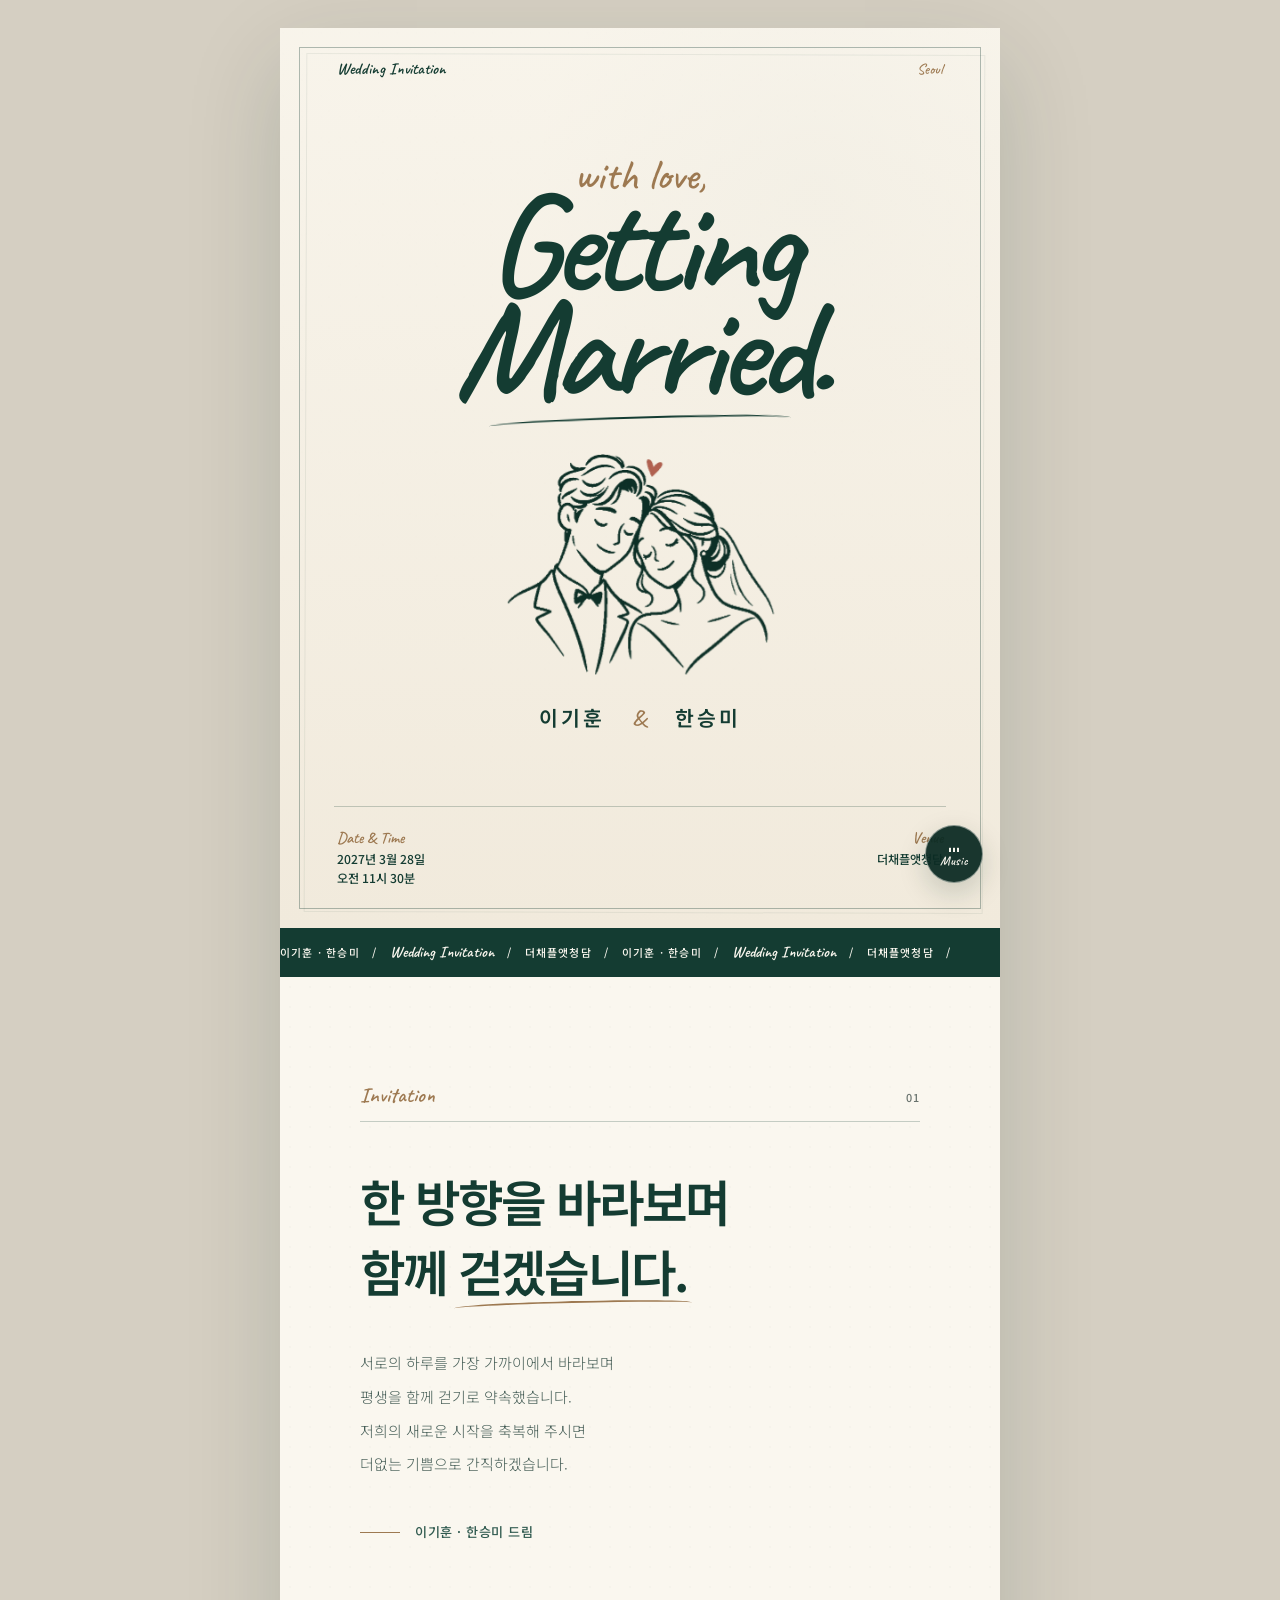
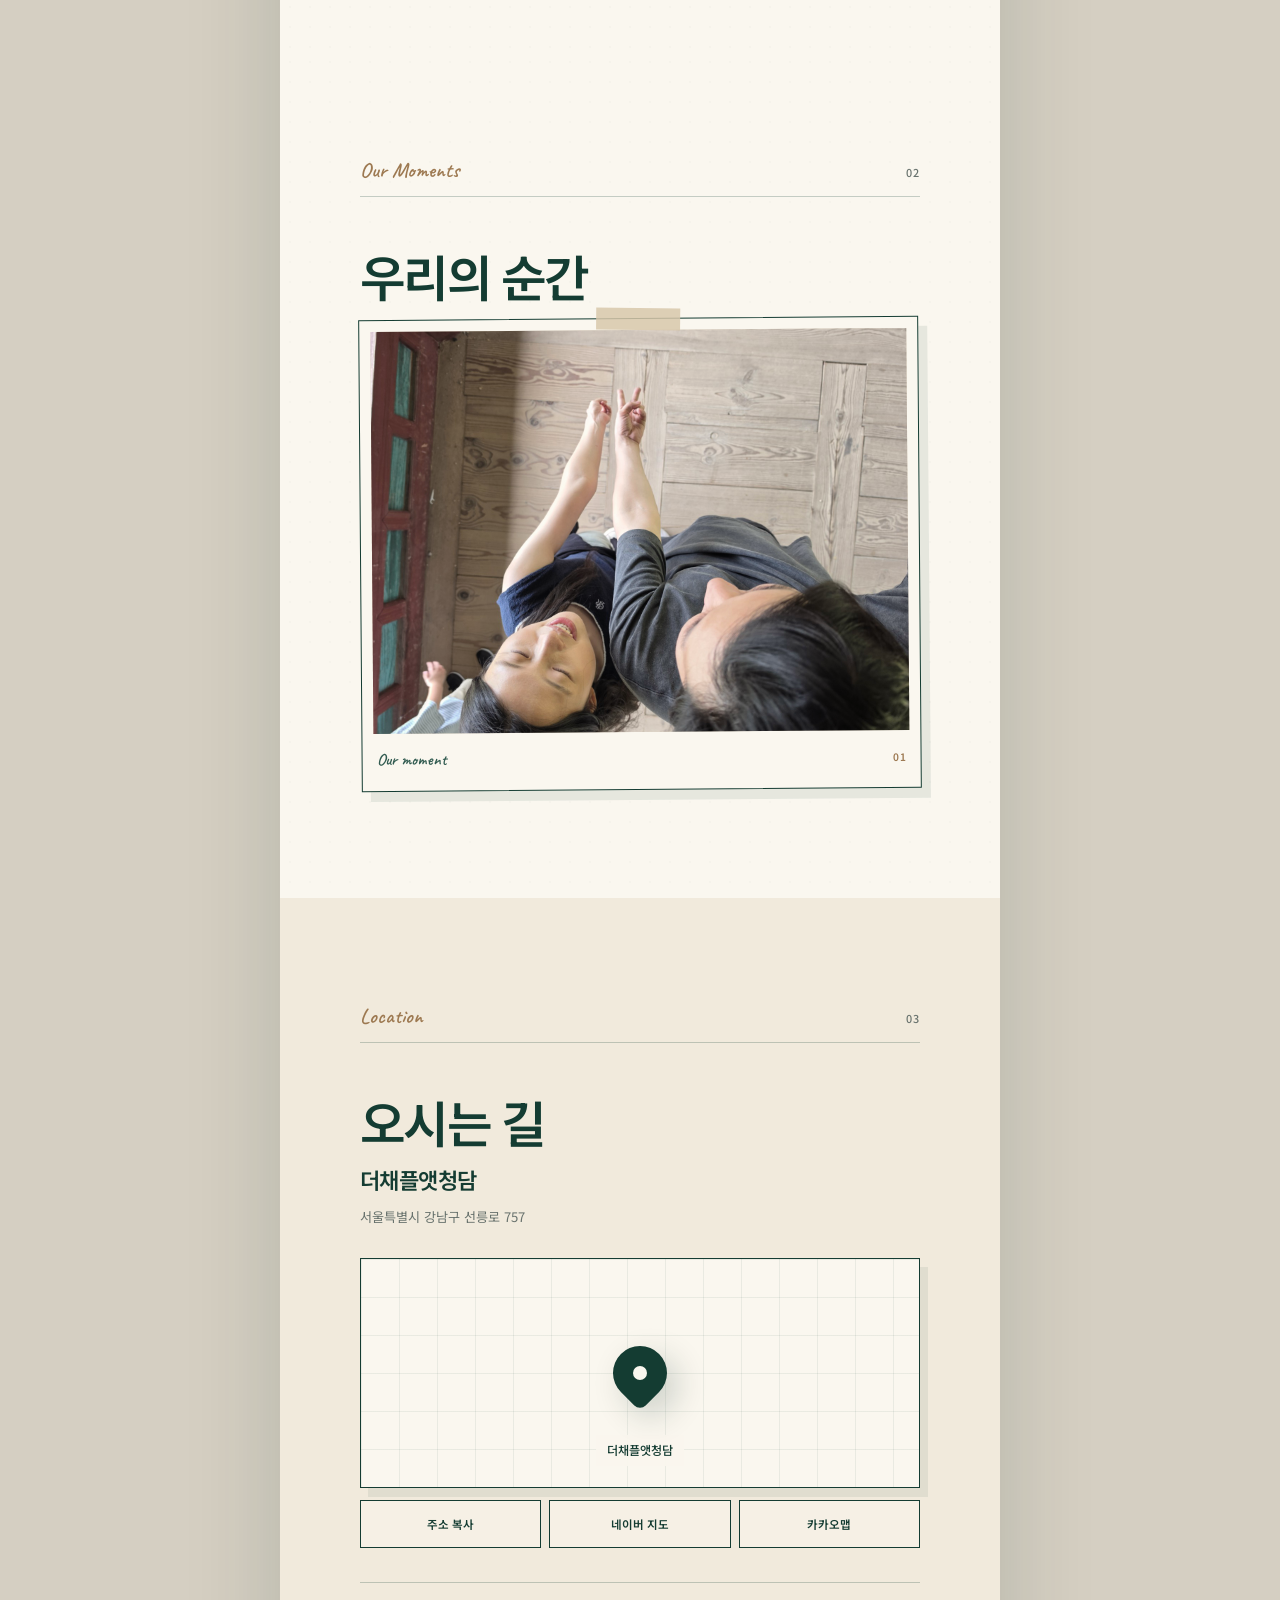
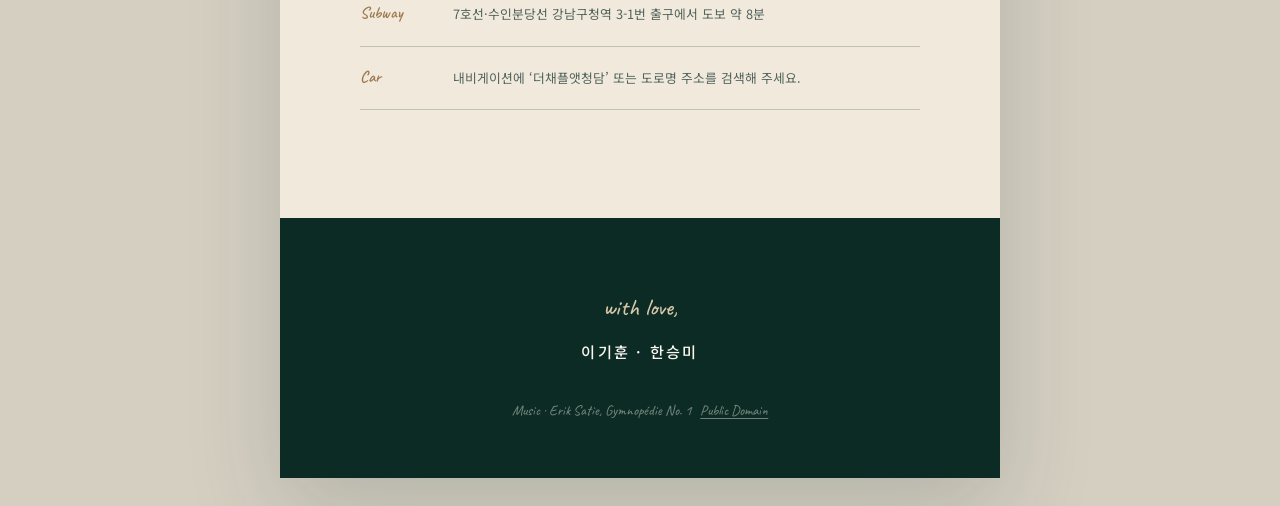
<file: index.html>
<!doctype html>
<html lang="ko">
  <head>
    <meta charset="UTF-8" />
    <meta name="viewport" content="width=device-width, initial-scale=1.0" />
    <meta name="theme-color" content="#143c32" />
    <meta
      name="description"
      content="2027년 3월 28일 오전 11시 30분, 이기훈과 한승미의 결혼식에 초대합니다."
    />
    <title>이기훈 · 한승미 결혼합니다</title>
    <script>
      document.documentElement.classList.add("js");
    </script>
    <link rel="preconnect" href="https://fonts.googleapis.com" />
    <link rel="preconnect" href="https://fonts.gstatic.com" crossorigin />
    <link
      href="https://fonts.googleapis.com/css2?family=Caveat:wght@500;600;700&amp;family=Noto+Sans+KR:wght@300;400;500;600;700&amp;display=swap"
      rel="stylesheet"
    />
    <link rel="stylesheet" href="styles.css?v=5" />
  </head>
  <body>
    <div class="intro" id="intro" aria-hidden="true">
      <div class="intro__card">
        <span class="intro__eyebrow">Wedding Invitation</span>
        <span class="intro__names">이기훈 · 한승미</span>
        <span class="intro__note">with love</span>
      </div>
    </div>

    <button
      class="music-toggle"
      id="music-toggle"
      type="button"
      aria-label="배경음악 재생"
      aria-pressed="false"
    >
      <span class="music-toggle__bars" aria-hidden="true"><i></i><i></i><i></i></span>
      <span class="music-toggle__label">Music</span>
    </button>
    <audio id="background-music" preload="none" loop>
      <source
        src="https://upload.wikimedia.org/wikipedia/commons/transcoded/9/90/Erik_Satie_-_gymnopedies_-_la_1_ere._lent_et_douloureux.ogg/Erik_Satie_-_gymnopedies_-_la_1_ere._lent_et_douloureux.ogg.mp3"
        type="audio/mpeg"
      />
    </audio>

    <main class="site">
      <header class="cover" aria-labelledby="cover-title">
        <span class="cover__outline" aria-hidden="true"></span>

        <div class="cover__top">
          <span>Wedding Invitation</span>
          <span class="cover__issue">Seoul</span>
        </div>

        <div class="cover__center">
          <p class="cover__note">with love,</p>
          <h1 class="cover__title" id="cover-title">
            <span>Getting</span>
            <span>Married.</span>
          </h1>
          <img
            class="cover__illustration"
            src="assets/wedding-couple.png"
            alt=""
            aria-hidden="true"
          />
          <p class="cover__names">이기훈 <b>&amp;</b> 한승미</p>
        </div>

        <div class="cover__bottom">
          <div class="cover__detail">
            <small>Date &amp; Time</small>
            <strong>2027년 3월 28일<br />오전 11시 30분</strong>
          </div>
          <div class="cover__detail">
            <small>Venue</small>
            <strong>더채플앳청담</strong>
          </div>
        </div>
      </header>

      <div class="ticker" aria-hidden="true">
        <div class="ticker__track">
          이기훈 · 한승미 &nbsp; / &nbsp; <em>Wedding Invitation</em> &nbsp; / &nbsp; 더채플앳청담 &nbsp; / &nbsp;
          이기훈 · 한승미 &nbsp; / &nbsp; <em>Wedding Invitation</em> &nbsp; / &nbsp; 더채플앳청담 &nbsp; / &nbsp;
        </div>
      </div>

      <section class="section section--light" id="invitation" aria-labelledby="invitation-title">
        <div class="section__inner reveal">
          <div class="section__head">
            <p class="section__eyebrow">Invitation</p>
            <span class="section__number">01</span>
          </div>
          <h2 class="section__title" id="invitation-title">
            한 방향을 바라보며<br />
            함께 <em>걷겠습니다.</em>
          </h2>
          <p class="invitation__copy">
            서로의 하루를 가장 가까이에서 바라보며<br />
            평생을 함께 걷기로 약속했습니다.<br />
            저희의 새로운 시작을 축복해 주시면<br />
            더없는 기쁨으로 간직하겠습니다.
          </p>
          <div class="invitation__signature">이기훈 · 한승미 드림</div>
        </div>
      </section>

      <section class="section section--light" aria-labelledby="gallery-title">
        <div class="section__inner reveal">
          <div class="section__head">
            <p class="section__eyebrow">Our Moments</p>
            <span class="section__number">02</span>
          </div>
          <h2 class="section__title" id="gallery-title">우리의 순간</h2>

          <div class="gallery" aria-label="사진 갤러리">
            <figure class="gallery__main">
              <div class="gallery__image">
                <img
                  src="assets/our-moment.jpg"
                  alt="함께 누워 행복하게 웃고 있는 이기훈과 한승미"
                />
              </div>
              <figcaption class="gallery__caption">
                <span>Our moment</span>
                <span>01</span>
              </figcaption>
            </figure>
          </div>
        </div>
      </section>

      <section class="section section--paper" aria-labelledby="location-title">
        <div class="section__inner reveal">
          <div class="section__head">
            <p class="section__eyebrow">Location</p>
            <span class="section__number">03</span>
          </div>
          <h2 class="section__title" id="location-title">오시는 길</h2>

          <div class="venue">
            <h3 class="venue__name">더채플앳청담</h3>
            <p class="venue__address" id="venue-address">서울특별시 강남구 선릉로 757</p>
          </div>

          <div class="map" aria-label="더채플앳청담 위치 안내">
            <div class="map__pin" aria-hidden="true"></div>
            <span class="map__label">더채플앳청담</span>
          </div>

          <div class="actions">
            <button class="action" id="copy-address" type="button">주소 복사</button>
            <a
              class="action"
              href="https://map.naver.com/p/search/%EB%8D%94%EC%B1%84%ED%94%8C%EC%95%B3%EC%B2%AD%EB%8B%B4"
              target="_blank"
              rel="noreferrer"
            >네이버 지도</a>
            <a
              class="action"
              href="https://map.kakao.com/?q=%EB%8D%94%EC%B1%84%ED%94%8C%EC%95%B3%EC%B2%AD%EB%8B%B4"
              target="_blank"
              rel="noreferrer"
            >카카오맵</a>
          </div>

          <ul class="directions">
            <li>
              <span class="directions__label">Subway</span>
              <span class="directions__text">7호선·수인분당선 강남구청역 3-1번 출구에서 도보 약 8분</span>
            </li>
            <li>
              <span class="directions__label">Car</span>
              <span class="directions__text">내비게이션에 ‘더채플앳청담’ 또는 도로명 주소를 검색해 주세요.</span>
            </li>
          </ul>
        </div>
      </section>

      <footer class="footer">
        <p class="footer__note">with love,</p>
        <p class="footer__names">이기훈 · 한승미</p>
        <p class="footer__music">
          Music · Erik Satie, Gymnopédie No. 1
          <a
            href="https://commons.wikimedia.org/wiki/File:Erik_Satie_-_gymnopedies_-_la_1_ere._lent_et_douloureux.ogg"
            target="_blank"
            rel="noreferrer"
          >Public Domain</a>
        </p>
      </footer>
    </main>

    <div class="toast" id="toast" role="status" aria-live="polite"></div>
    <script src="script.js?v=5"></script>
  </body>
</html>
</file>
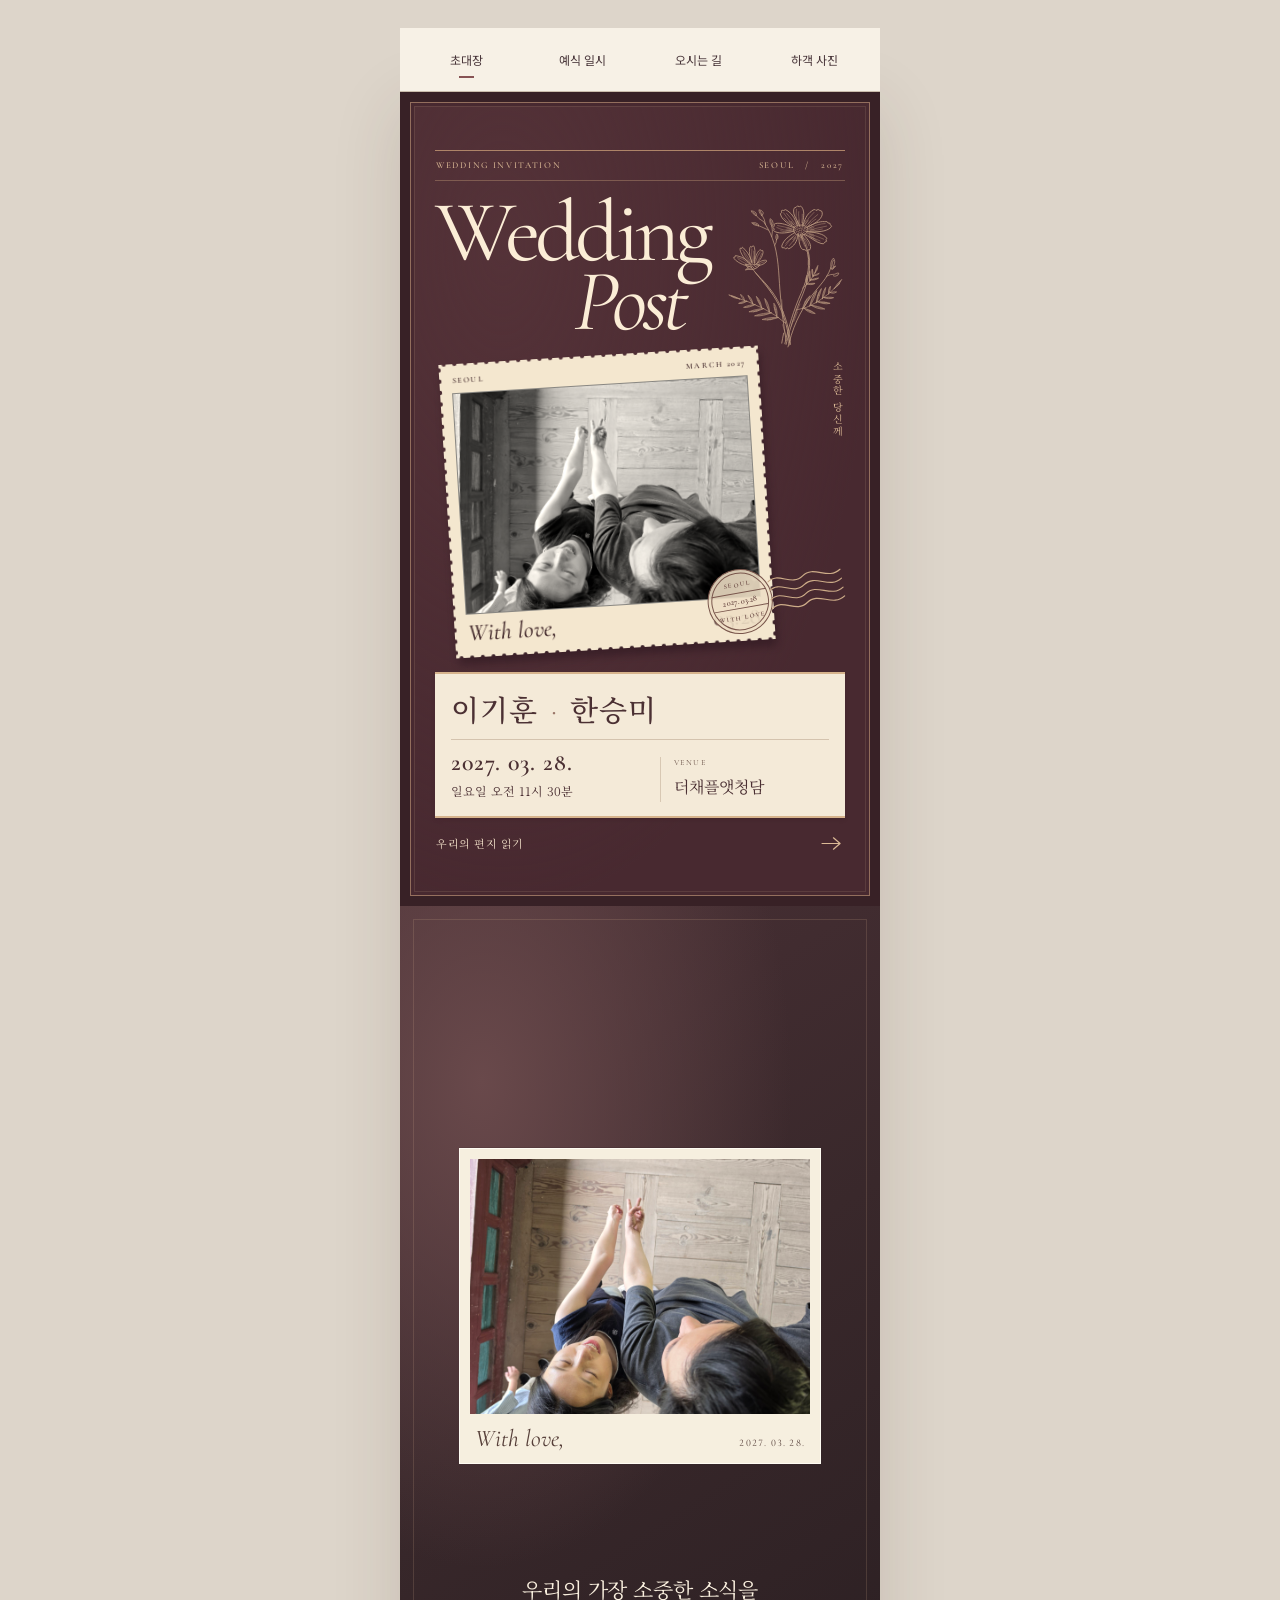
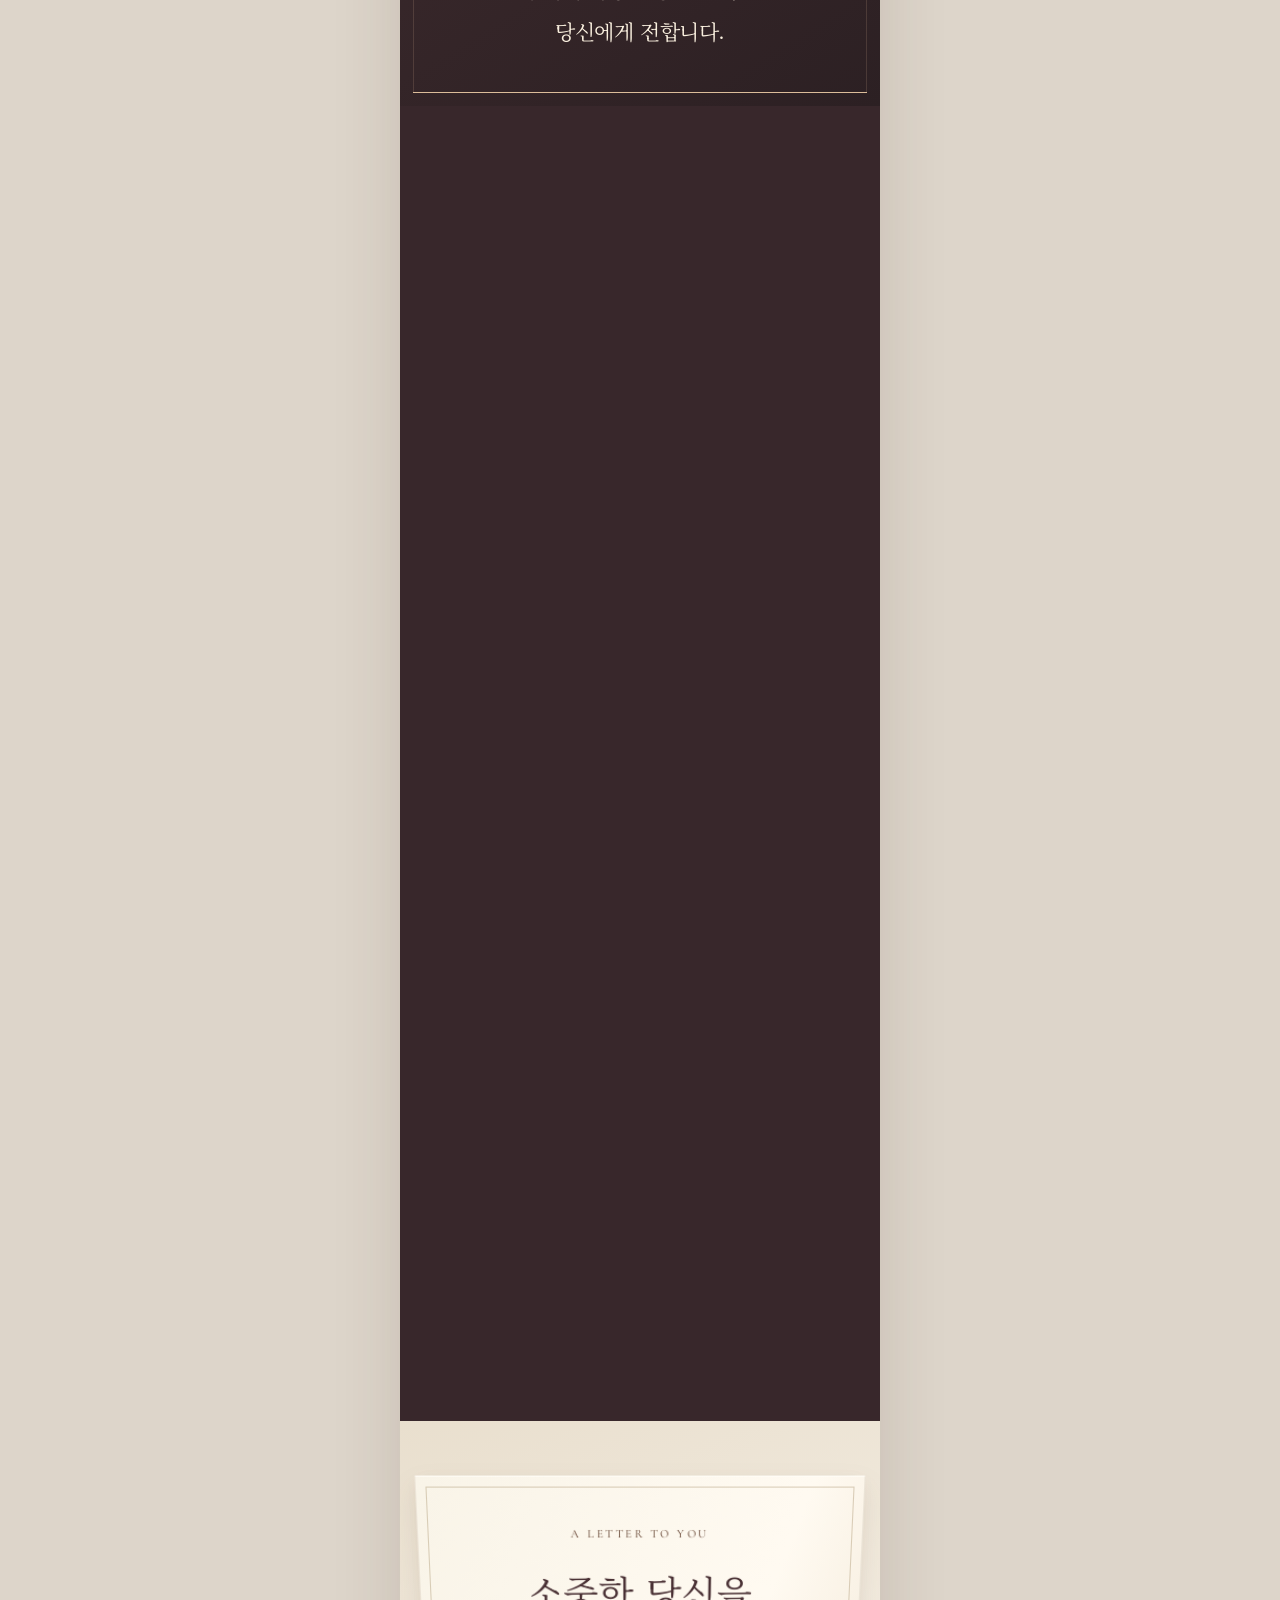
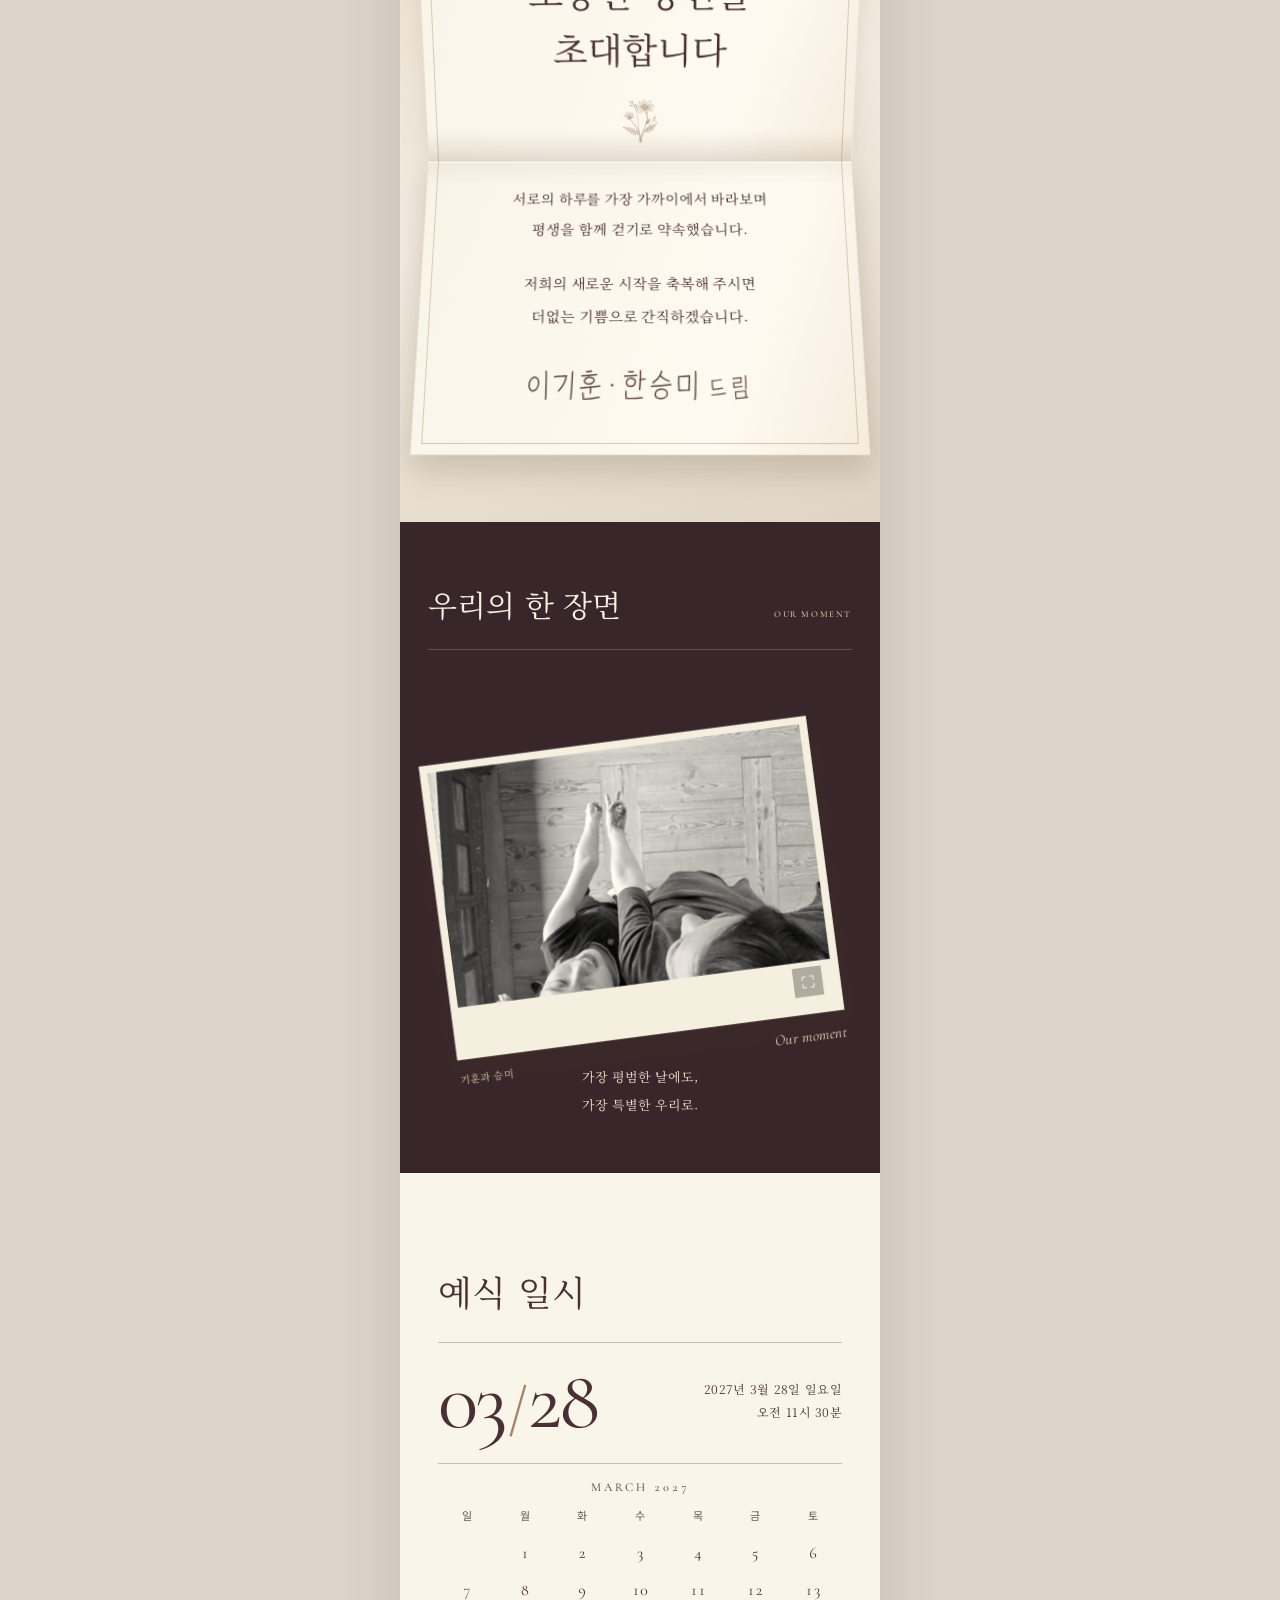
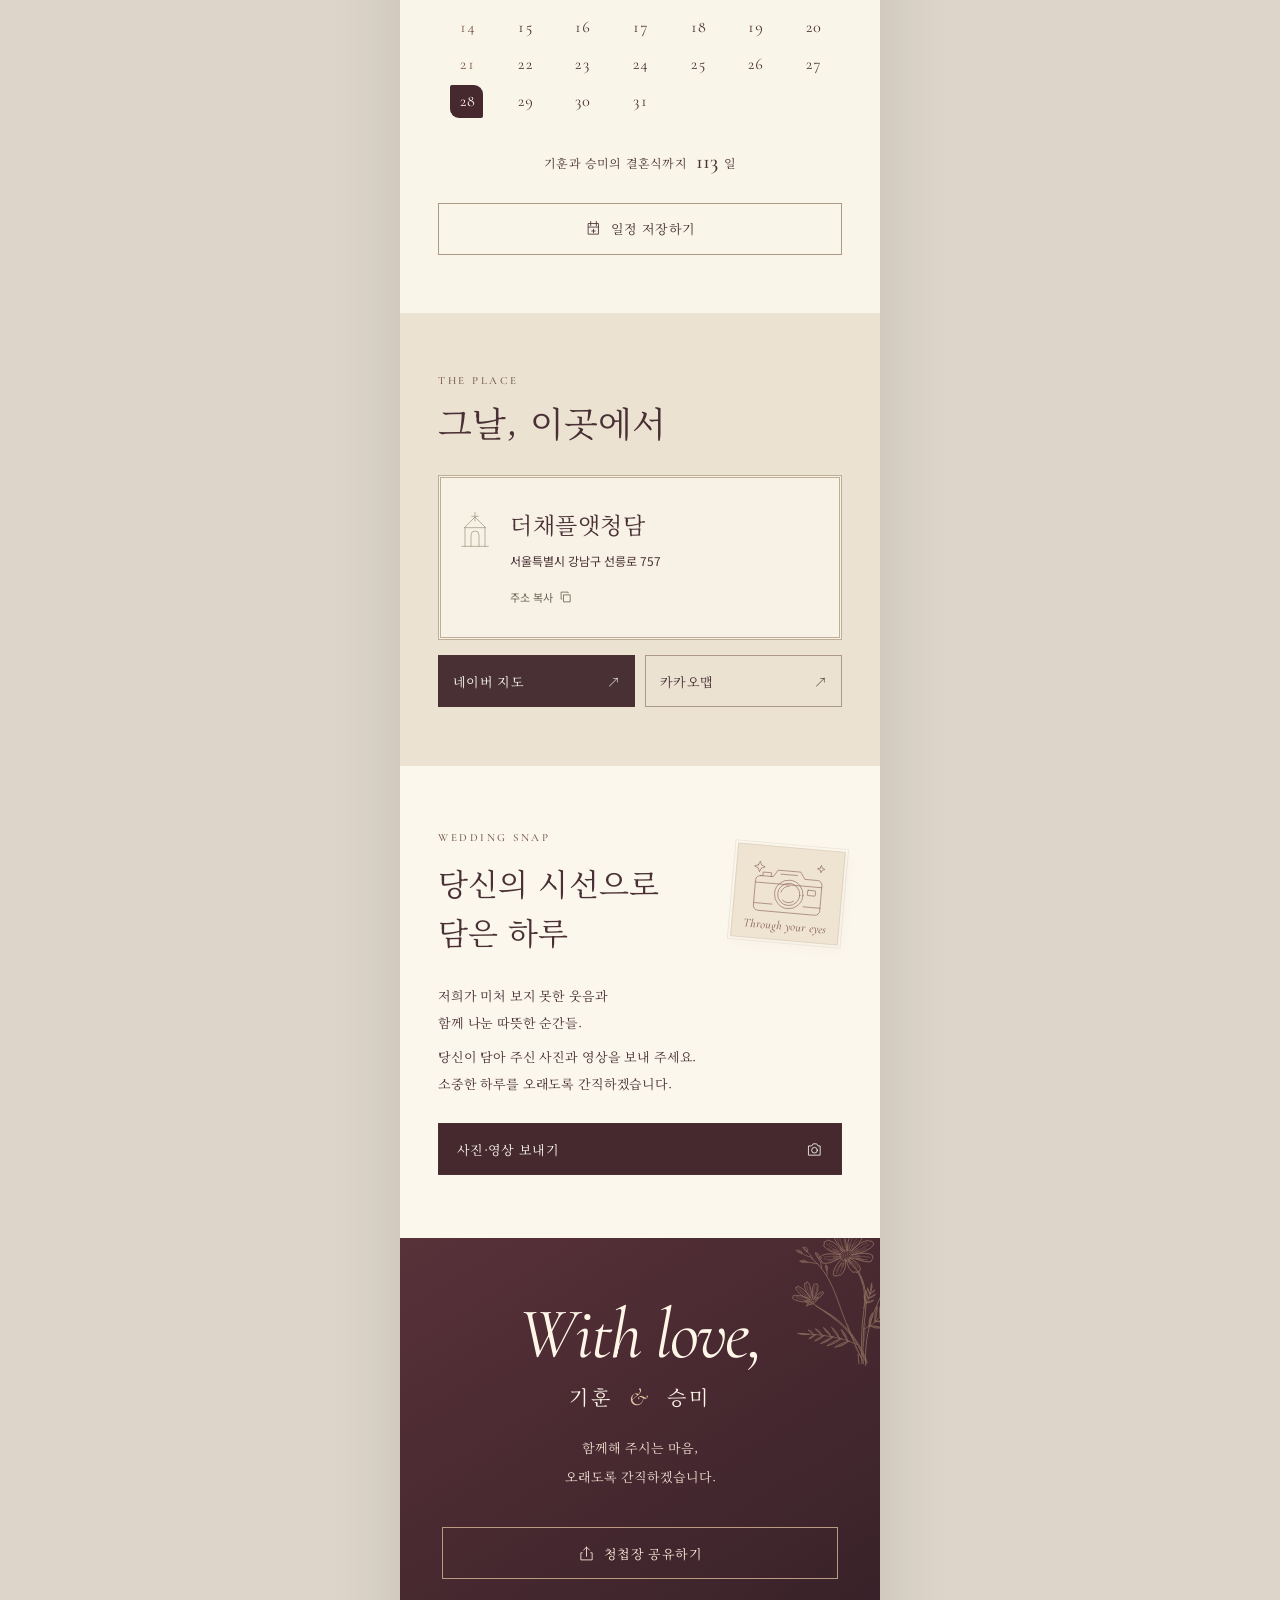
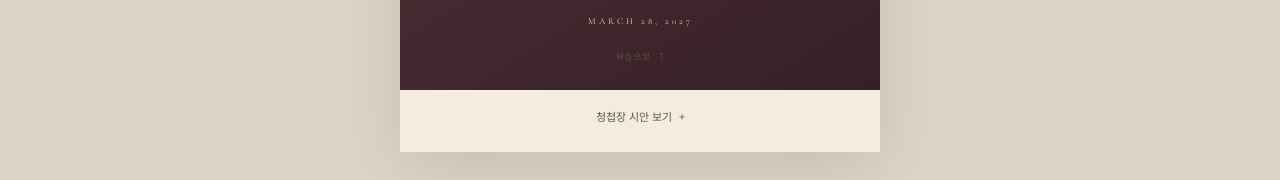
<file: rustic/index.html>
<!doctype html>
<html lang="ko" data-design="letter">
<head>
  <meta charset="utf-8">
  <meta name="viewport" content="width=device-width, initial-scale=1, viewport-fit=cover">
  <meta name="theme-color" content="#46292e">
  <meta name="description" content="이기훈과 한승미의 결혼식에 초대합니다. 2027년 3월 28일 일요일 오전 11시 30분, 더채플앳청담.">
  <meta property="og:title" content="이기훈 · 한승미, 결혼합니다">
  <meta property="og:description" content="2027. 03. 28. 일요일 오전 11시 30분 · 더채플앳청담">
  <meta property="og:type" content="website">
  <meta property="og:image" content="https://manimbigfan.github.io/wedding-invitiation/assets/our-moment.jpg">
  <meta property="og:image:alt" content="함께 웃고 있는 기훈과 승미">
  <title>이기훈 · 한승미의 결혼식에 초대합니다</title>
  <script>try{var design=new URLSearchParams(location.search).get('design');if(['letter','photo','emboss'].includes(design))document.documentElement.dataset.design=design;}catch(e){}</script>
  <script>
    // Opt in before the first paint; without JavaScript the invitation stays visible.
    try {
      var introRoot = document.documentElement;
      var introNavigation = performance.getEntriesByType('navigation')[0];
      if (introRoot.dataset.design === 'letter' && (!location.hash || location.hash === '#top') &&
          !matchMedia('(prefers-reduced-motion: reduce)').matches && introNavigation?.type !== 'back_forward') {
        introRoot.setAttribute('data-auto-envelope', '');
        var introState = { timer: null, started: performance.now(), listeners: [] };
        introState.cancel = function () {
          clearTimeout(introState.timer);
          introRoot.removeAttribute('data-auto-envelope');
          introState.listeners.forEach(function (item) { window.removeEventListener(item[0], introState.cancel, item[1]); });
          introState.listeners = [];
          if (window.__weddingEnvelopeIntro === introState) delete window.__weddingEnvelopeIntro;
        };
        window.__weddingEnvelopeIntro = introState;
        ['pointerdown', 'touchstart', 'wheel', 'scroll', 'keydown'].forEach(function (type) {
          var options = { passive: true, capture: true };
          window.addEventListener(type, introState.cancel, options);
          introState.listeners.push([type, options]);
        });
        // A slow stylesheet or a failed enhancement can never hold the cover closed.
        introState.timer = setTimeout(introState.cancel, 1900);
      }
    } catch (error) { document.documentElement.removeAttribute('data-auto-envelope'); }
  </script>
  <link rel="preconnect" href="https://fonts.googleapis.com">
  <link rel="preconnect" href="https://fonts.gstatic.com" crossorigin>
  <link href="https://fonts.googleapis.com/css2?family=Cormorant+Garamond:ital,wght@0,400;0,500;0,600;1,400;1,500&family=Noto+Sans+KR:wght@400;500&family=Noto+Serif+KR:wght@400;500;600&display=swap" rel="stylesheet" media="print" onload="this.media='all'">
  <noscript><link href="https://fonts.googleapis.com/css2?family=Cormorant+Garamond:ital,wght@0,400;0,500;0,600;1,400;1,500&family=Noto+Sans+KR:wght@400;500&family=Noto+Serif+KR:wght@400;500;600&display=swap" rel="stylesheet"></noscript>
  <link rel="stylesheet" href="styles.css?v=13">
  <link rel="stylesheet" href="stationery.css?v=13">
  <link rel="stylesheet" href="cover.css?v=13">
  <link rel="stylesheet" href="postal-scene.css?v=13">
</head>
<body>
  <a class="skip-link" href="#invitation">초대의 글로 건너뛰기</a>
  <nav class="invitation-nav" aria-label="청첩장 바로가기">
    <a href="#top">초대장</a>
    <a href="#ceremony">예식 일시</a>
    <a href="#location">오시는 길</a>
    <a href="#wedding-snap">하객 사진</a>
  </nav>

  <main class="invitation-page" id="top">
    <header class="hero hero--letter post-cover" aria-labelledby="letter-title">
      <div class="envelope-intro" aria-hidden="true">
        <p class="eyebrow envelope-caption">A LETTER FOR YOU</p>
        <span class="envelope-back"></span>
        <span class="envelope-front"><span class="post-envelope-address">소중한 당신께</span></span>
        <span class="envelope-flap"></span>
        <p class="envelope-from">기훈과 승미 드림</p>
      </div>
      <div class="letter-card post-edition">
        <div class="post-edition__imprint" aria-hidden="true"><span>WEDDING INVITATION</span><span>SEOUL &nbsp; / &nbsp; 2027</span></div>
        <div class="post-edition__head" aria-hidden="true">
          <span class="post-edition__botanical"></span>
          <p class="post-edition__masthead"><span>Wedding</span><em>Post</em></p>
        </div>
        <figure class="post-plate">
          <div class="post-gum-shadow">
            <div class="post-gum">
              <div class="post-gum__rail" aria-hidden="true"><span>SEOUL</span><span>MARCH 2027</span></div>
              <img src="../assets/our-moment.jpg" alt="우표에 담긴 한 장면. 기훈과 승미가 함께 누워 웃고 있습니다." width="1536" height="1152" fetchpriority="high">
              <div class="post-gum__impression" aria-hidden="true"><em>With love,</em><span>03.28</span></div>
            </div>
          </div>
          <svg class="post-edition__cancel" viewBox="0 0 165 92" aria-hidden="true" focusable="false">
            <g class="post-edition__cancel-ink" transform="rotate(-10 81 47)">
              <g class="post-edition__postmark">
                <circle cx="43" cy="46" r="35.5"/><circle cx="43" cy="46" r="31.4"/>
                <path d="M13 36.5h60M13 53.5h60"/>
                <text x="43" y="29.5">SEOUL</text><text class="post-edition__date-ink" x="43" y="48.5">2027.03.28</text><text x="43" y="66">WITH LOVE</text>
              </g>
              <g class="post-edition__waves"><path d="M77 30c13-10 25 10 39 0s27 10 42 0M77 40c13-10 25 10 39 0s27 10 42 0M77 50c13-10 25 10 39 0s27 10 42 0M77 60c13-10 25 10 39 0s27 10 42 0"/></g>
            </g>
          </svg>
          <figcaption class="post-plate__dedication">소중한 당신께</figcaption>
        </figure>
        <div class="post-record">
          <h1 class="post-record__names" id="letter-title">이기훈 <span>·</span> 한승미</h1>
          <div class="post-record__details">
            <time datetime="2027-03-28T11:30:00+09:00"><strong>2027. 03. 28.</strong><span>일요일 오전 11시 30분</span></time>
            <div class="post-record__place"><small>VENUE</small><span>더채플앳청담</span></div>
          </div>
        </div>
        <a class="post-edition__open" href="#promise-story"><span>우리의 편지 읽기</span><svg viewBox="0 0 25 20" aria-hidden="true"><path d="M2 10h19m-7-6 7 6-7 6"/></svg></a>
      </div>
    </header>

    <header class="hero hero--photo" aria-labelledby="photo-title">
      <div class="photo-masthead"><span>GIHUN &amp; SEUNGMI</span><span>03.28</span></div>
      <div class="hero__photograph"><img src="../assets/our-moment.jpg" alt="마주 보며 웃는 기훈과 승미의 소중한 한 순간" width="1536" height="1152"></div>
      <div class="photo-caption">
        <p class="hero__script">Our day,<br><em>our forever.</em></p>
        <h1 class="hero__names" id="photo-title">이기훈 <span>·</span> 한승미</h1>
        <div class="hero__details"><p class="hero__date">2027. 03. 28.</p><p>일요일 오전 11시 30분</p><p class="hero__venue">더채플앳청담</p></div>
        <a class="photo-scroll" href="#invitation" aria-label="초대의 글 보기">WITH LOVE <span aria-hidden="true">↓</span></a>
      </div>
    </header>

    <header class="hero hero--emboss" aria-labelledby="emboss-title">
      <p class="eyebrow">TO OUR DEAREST</p>
      <div class="emboss-title"><h1 id="emboss-title">Gihun<br><span>&amp;</span><br>Seungmi</h1><span class="emboss-date" aria-hidden="true">03<br>28</span></div>
      <span class="blind-emboss" aria-hidden="true">&amp;</span>
      <div class="emboss-bottom"><p class="hero__names">이기훈 <span>·</span> 한승미</p><div class="hero__details"><p class="hero__date">2027. 03. 28.</p><p>일요일 오전 11시 30분</p><p class="hero__venue">더채플앳청담</p></div><a class="button button--outline" href="#invitation">초대의 글 <span aria-hidden="true">↓</span></a></div>
    </header>

    <section class="letter-story" id="promise-story" aria-labelledby="promise-title">
      <div class="letter-stage">
        <div class="letter-story__heading">
          <p class="eyebrow">A letter for you</p>
          <h2 id="promise-title">마음을 담아,<br>당신께 보냅니다.</h2>
        </div>

        <div class="letter-story__art">
          <svg class="postal-current" viewBox="0 0 480 180" preserveAspectRatio="none" aria-hidden="true">
            <path pathLength="1" d="M-12 109 C45 163 87 158 140 100 S237 33 291 88 S402 143 492 52"/>
            <path pathLength="1" d="M-12 118 C45 172 87 167 140 109 S237 42 291 97 S402 152 492 61"/>
            <path pathLength="1" d="M-12 127 C45 181 87 176 140 118 S237 51 291 106 S402 161 492 70"/>
          </svg>
          <div class="postal-packet">
            <div class="packet-recto" aria-hidden="true">
              <div class="packet-stamp">
                <img src="../assets/our-moment.jpg" width="1536" height="1152" alt="" loading="lazy">
                <span>03.28 · 2027</span>
              </div>
              <svg class="packet-cancel" viewBox="0 0 146 72" aria-hidden="true">
                <circle cx="37" cy="36" r="31"/><circle cx="37" cy="36" r="27"/>
                <path d="M15 29h44M15 44h44M67 23q10-7 20 0t20 0t20 0t20 0M67 32q10-7 20 0t20 0t20 0t20 0M67 41q10-7 20 0t20 0t20 0t20 0M67 50q10-7 20 0t20 0t20 0t20 0"/>
                <text x="37" y="23">SEOUL</text><text x="37" y="39">2027.03.28</text><text x="37" y="55">WITH LOVE</text>
              </svg>
              <div class="packet-address"><span>받는 분</span><strong>소중한 당신께</strong></div>
              <p class="packet-sender">이기훈 · 한승미 드림</p>
            </div>
            <div class="packet-verso">
              <div class="packet-back packet-paper" aria-hidden="true"></div>
              <div class="packet-lid packet-paper" aria-hidden="true">
                <div class="packet-hinge">
                  <span class="flap-outside"></span>
                  <span class="flap-lining"></span>
                </div>
              </div>
              <figure class="story-photo">
                <img src="../assets/our-moment.jpg" width="1536" height="1152" loading="lazy" alt="나란히 누워 손을 뻗고 웃는 기훈과 승미">
                <figcaption><span>With love,</span><small>2027. 03. 28.</small></figcaption>
              </figure>
              <div class="packet-pocket packet-paper" aria-hidden="true">
                <svg viewBox="0 0 300 200" preserveAspectRatio="none">
                  <path d="M0 0 150 106 300 0M0 200l114-108m186 108L186 92"/>
                </svg>
              </div>
            </div>
          </div>
        </div>

        <div class="letter-story__copy">
          <p class="story-line story-line--one"><span>우리의 가장 소중한 소식을</span></p>
          <p class="story-line story-line--two"><span>당신에게 전합니다.</span></p>
        </div>
        <p class="letter-story__hint" aria-hidden="true">편지를 따라 내려주세요 <span>↓</span></p>
        <div class="letter-story__progress" aria-hidden="true"><span></span></div>
      </div>
    </section>

    <section class="section invitation-section" id="invitation" aria-labelledby="invitation-title">
      <div class="paper-fold">
      <div class="paper-panel paper-panel--upper">
      <p class="eyebrow">A LETTER TO YOU</p>
      <h2 id="invitation-title">소중한 당신을<br>초대합니다</h2>
      <span class="letter-flower" aria-hidden="true"></span>
      </div>
      <div class="paper-panel paper-panel--lower">
      <p class="invitation-copy">서로의 하루를 가장 가까이에서 바라보며<br>평생을 함께 걷기로 약속했습니다.</p>
      <p class="invitation-copy">저희의 새로운 시작을 축복해 주시면<br>더없는 기쁨으로 간직하겠습니다.</p>
      <p class="signature" id="letter-signature">
        <span class="signature-print">이기훈 · 한승미 <span>드림</span></span>
        <svg class="written-signature" xmlns="http://www.w3.org/2000/svg" viewBox="0 0 314 58" fill="none" stroke="currentColor" stroke-width="2.1" stroke-linecap="round" stroke-linejoin="round" aria-hidden="true" focusable="false">
          <g data-syllable="이" transform="translate(4 7) rotate(-2 15 22)">
            <path pathLength="1" d="M12.2 11.9C8.7 10.9 4.6 14.3 3.5 19.4C2.2 24.4 3.9 29.1 7.6 29.8C11.3 30.4 15.2 26.2 15.9 20.8C16.5 16.4 15.2 13.3 12.2 11.9Z"/>
            <path pathLength="1" d="M26.3 4.2C26.7 13.1 25.8 25.5 25.6 38.3Q25.6 40.3 25.1 41.1"/>
          </g>
          <g data-syllable="기" transform="translate(39 7) rotate(1.5 15 22)">
            <path pathLength="1" d="M2.2 11.3Q10.2 10.5 18.1 9.7C17.2 16.2 14.2 24.1 8.2 30.3"/>
            <path pathLength="1" d="M26.1 4.1C26.2 13.5 25.8 24.9 25.4 37.7Q25.3 39.7 24.9 40.5"/>
          </g>
          <g data-syllable="훈" transform="translate(74 7) rotate(-2.4 15 22)">
            <path pathLength="1" d="M11.2 3.9Q14.6 4.5 18.1 3.6"/>
            <path pathLength="1" d="M4.9 9.5Q14.6 9.4 24.8 8.5"/>
            <path pathLength="1" d="M16.6 12.1C12.8 11.2 8.6 13.1 8.2 16.2C7.9 18.9 10.8 20.8 14.8 20.6C18.5 20.4 21.5 18.2 21.2 15.5C21 13.6 19.2 12.6 16.6 12.1Z"/>
            <path pathLength="1" d="M2.6 25.6Q15 25.1 28.6 24.1"/>
            <path pathLength="1" d="M16.1 25.1Q16.3 29.5 15.5 33"/>
            <path pathLength="1" d="M5.6 32.4Q5.4 36.6 6.1 40.7C12.4 40.6 20.9 40 27.4 38.9"/>
          </g>
          <g data-syllable="·" transform="translate(119 29)" stroke-width="3.3">
            <path pathLength="1" d="M0 0Q.4 .3 .6 .5"/>
          </g>
          <g data-syllable="한" transform="translate(133 7) rotate(1.6 15 22)">
            <path pathLength="1" d="M8.3 4.5Q11.1 5.1 14.3 4.3"/>
            <path pathLength="1" d="M2.7 10.5Q10.8 10.2 19.1 9.2"/>
            <path pathLength="1" d="M12.4 13.1C8.6 12.7 5.8 15.3 5.6 18.8C5.5 22.1 7.9 24.2 11.4 24C15.1 23.9 17.7 20.9 17.6 17.6C17.5 15.1 15.4 13.5 12.4 13.1Z"/>
            <path pathLength="1" d="M24.1 2.9C24.7 10.2 24.2 18.7 23.7 28"/>
            <path pathLength="1" d="M24 14.6Q27.5 14.1 30.8 13.6"/>
            <path pathLength="1" d="M5.3 30.6Q5.1 35.6 5.8 40.1C12.2 40.3 20.1 39.8 27.5 38.8"/>
          </g>
          <g data-syllable="승" transform="translate(170 7) rotate(-1.8 15 22)">
            <path pathLength="1" d="M16.9 3.9C15.4 9.4 10.8 15.2 4.6 18.6"/>
            <path pathLength="1" d="M14.8 9.4C17.7 12.8 21.8 15.6 26.5 17.3"/>
            <path pathLength="1" d="M2.5 23.6C10.4 23.3 20.6 23.1 28.7 22"/>
            <path pathLength="1" d="M17.5 27.8C12.9 26.9 7.7 29.4 7.2 33.8C6.6 37.8 10.2 40.4 15 40.3C19.9 40.2 23.4 37.2 23.4 33.6C23.5 30.5 20.8 28.5 17.5 27.8Z"/>
          </g>
          <g data-syllable="미" transform="translate(206 7) rotate(.8 15 22)">
            <path pathLength="1" d="M3.4 11.1Q3.1 19.5 3.8 29.6"/>
            <path pathLength="1" d="M3.6 11C8.1 10.9 13.3 10.6 17.7 9.9Q17.8 19.7 17.2 28.7"/>
            <path pathLength="1" d="M3.7 29.6Q10.3 29.6 17.3 28.8"/>
            <path pathLength="1" d="M26.1 3.8C26.8 13.3 26 26.2 25.6 38.7Q25.5 40.4 25 41.2"/>
          </g>
          <g data-syllable="드" transform="translate(251 16) scale(.79) rotate(-3 14 20)" stroke-width="2.2">
            <path pathLength="1" d="M5.2 9.1Q12.5 8.9 20.9 7.9"/>
            <path pathLength="1" d="M5.2 9.2C4.9 14.2 5 19.2 5.4 23.7Q13.6 23.5 21.9 22.3"/>
            <path pathLength="1" d="M2.8 33Q14.3 32.5 26.2 31.2"/>
          </g>
          <g data-syllable="림" transform="translate(281 15) scale(.79) rotate(-2 15 22)" stroke-width="2.2">
            <path pathLength="1" d="M2.9 6.7Q9.2 6.5 16.7 5.6L16.2 13.1"/>
            <path pathLength="1" d="M3.6 13.9Q9.9 13.8 16.2 13.1"/>
            <path pathLength="1" d="M3.6 13.9Q3.3 17.3 3.8 21.5Q10.3 21.2 17.4 20.3"/>
            <path pathLength="1" d="M24.4 2.4C24.8 9.2 24.4 16.7 23.8 24.7"/>
            <path pathLength="1" d="M5.9 29.1Q5.7 35 6.4 40.4"/>
            <path pathLength="1" d="M6 29.2Q14.1 28.9 23.2 27.8Q23.4 33.7 22.8 39.2"/>
            <path pathLength="1" d="M6.3 40.4C11.8 40.1 17.7 39.8 23 39.1Q25 38.8 26.3 38.3"/>
          </g>
        </svg>
      </p>
      </div>
      </div>
    </section>

    <section class="section moments-section" id="our-moment" aria-labelledby="moments-title">
      <div class="section-heading"><p class="eyebrow">OUR MOMENT</p><h2 id="moments-title">우리의 한 장면</h2></div>
      <div class="print-stage">
      <figure class="moment">
        <button class="moment__open" type="button" id="open-photo" data-open-photo aria-label="우리의 사진 크게 보기"><img src="../assets/our-moment.jpg" alt="함께 누워 손을 뻗으며 웃는 기훈과 승미" width="1536" height="1152" loading="lazy"><span class="moment__expand" aria-hidden="true"><svg viewBox="0 0 24 24"><path d="M9 4H4v5m11-5h5v5M4 15v5h5m11-5v5h-5"/></svg></span></button>
        <figcaption><span>기훈과 승미</span><span>Our moment</span></figcaption>
      </figure>
      </div>
      <p class="moment-note">가장 평범한 날에도,<br>가장 특별한 우리로.</p>
    </section>

    <section class="section date-section" id="ceremony" aria-labelledby="date-title">
      <div class="ceremony-heading"><p class="eyebrow">SAVE THE DATE</p><h2 id="date-title">예식 일시</h2></div>
      <div class="date-folio">
        <p class="date-lockup" aria-hidden="true">03<span>/</span>28</p>
        <p class="date-full"><time datetime="2027-03-28T11:30:00+09:00">2027년 3월 28일 일요일<br>오전 11시 30분</time></p>
      </div>
      <table class="calendar" aria-label="2027년 3월 달력, 28일 결혼식">
        <caption>MARCH 2027</caption>
        <thead><tr><th scope="col">일</th><th scope="col">월</th><th scope="col">화</th><th scope="col">수</th><th scope="col">목</th><th scope="col">금</th><th scope="col">토</th></tr></thead>
        <tbody>
          <tr><td></td><td>1</td><td>2</td><td>3</td><td>4</td><td>5</td><td>6</td></tr>
          <tr><td>7</td><td>8</td><td>9</td><td>10</td><td>11</td><td>12</td><td>13</td></tr>
          <tr><td>14</td><td>15</td><td>16</td><td>17</td><td>18</td><td>19</td><td>20</td></tr>
          <tr><td>21</td><td>22</td><td>23</td><td>24</td><td>25</td><td>26</td><td>27</td></tr>
          <tr><td class="wedding-day"><span aria-label="28일 결혼식">28</span></td><td>29</td><td>30</td><td>31</td><td></td><td></td><td></td></tr>
        </tbody>
      </table>
      <p class="countdown" id="countdown">기훈과 승미, 함께하는 첫날</p>
      <button class="button button--outline" type="button" id="save-calendar"><svg viewBox="0 0 24 24" aria-hidden="true"><path d="M5 5h14v15H5zM8 2v6m8-6v6M5 10h14m-7 3v5m-2.5-2.5h5"/></svg>일정 저장하기</button>
    </section>

    <section class="section location-section" id="location" aria-labelledby="location-title">
      <p class="eyebrow">THE PLACE</p>
      <h2 id="location-title">그날, 이곳에서</h2>
      <div class="venue-card">
        <svg class="venue-mark" viewBox="0 0 48 58" aria-hidden="true"><path d="M9 52V23L24 8l15 15v29M4 52h40M18 52V35a6 6 0 0 1 12 0v17M24 1v13m-5-7h10M8 24h32"/></svg>
        <h3>더채플앳청담</h3>
        <p id="venue-address">서울특별시 강남구 선릉로 757</p>
        <button class="text-button" type="button" id="copy-address">주소 복사 <svg viewBox="0 0 20 20" aria-hidden="true"><path d="M7 7h9v10H7zM4 13H3V3h10v1"/></svg></button>
      </div>
      <div class="map-links"><a class="button" href="https://map.naver.com/p/search/%EB%8D%94%EC%B1%84%ED%94%8C%EC%95%B3%EC%B2%AD%EB%8B%B4" target="_blank" rel="noopener noreferrer">네이버 지도 <span aria-hidden="true">↗</span><span class="visually-hidden">(새 창)</span></a><a class="button button--outline" href="https://map.kakao.com/?q=%EB%8D%94%EC%B1%84%ED%94%8C%EC%95%B3%EC%B2%AD%EB%8B%B4" target="_blank" rel="noopener noreferrer">카카오맵 <span aria-hidden="true">↗</span><span class="visually-hidden">(새 창)</span></a></div>
    </section>

    <section class="section guest-photo-section" id="wedding-snap" aria-labelledby="guest-photo-title">
      <div class="snap-heading"><p class="eyebrow">WEDDING SNAP</p>
      <h2 id="guest-photo-title">당신의 시선으로<br>담은 하루</h2></div>
      <div class="guest-camera" aria-hidden="true">
        <svg viewBox="0 0 160 112">
          <path d="M25 34h24l8-13h43l9 13h24a9 9 0 0 1 9 9v48a9 9 0 0 1-9 9H25a9 9 0 0 1-9-9V43a9 9 0 0 1 9-9Z"/>
          <path d="M29 34v-7h16v7M17 47h125M17 86h34m59 0h32M63 28h31"/>
          <circle cx="81" cy="65" r="27"/><circle cx="81" cy="65" r="21"/>
          <path d="M66 62a16 16 0 0 1 15-13M70 77a16 16 0 0 0 21 0"/>
          <rect x="116" y="54" width="15" height="10" rx="1"/>
          <path d="m19 14 3-7 3 7 7 3-7 3-3 7-3-7-7-3 7-3Zm117-4 2-5 2 5 5 2-5 2-2 5-2-5-5-2 5-2Z"/>
        </svg>
        <span class="guest-camera__caption">Through your eyes</span>
      </div>
      <p class="guest-photo-copy">저희가 미처 보지 못한 웃음과<br>함께 나눈 따뜻한 순간들.</p>
      <p class="guest-photo-copy">당신이 담아 주신 사진과 영상을 보내 주세요.<br>소중한 하루를 오래도록 간직하겠습니다.</p>
      <button class="button guest-photo-button" id="open-guest-upload" type="button">사진·영상 보내기 <svg viewBox="0 0 24 24" aria-hidden="true"><path d="M4 7h4l2-3h5l2 3h3v13H4Z"/><circle cx="12" cy="13" r="4"/></svg></button>
    </section>

    <footer class="closing">
      <p class="closing__script">With love,</p>
      <p class="closing__names">기훈 <span>&amp;</span> 승미</p>
      <p class="closing__message">함께해 주시는 마음,<br>오래도록 간직하겠습니다.</p>
      <button class="button button--outline" type="button" id="share-invitation"><svg viewBox="0 0 24 24" aria-hidden="true"><path d="M12 16V3m-4 4 4-4 4 4M6 11H4v10h16V11h-2"/></svg>청첩장 공유하기</button>
      <p class="closing__date">MARCH 28, 2027</p>
      <a class="back-top" href="#top">처음으로 <span aria-hidden="true">↑</span></a>
    </footer>
    <details class="design-archive">
      <summary>청첩장 시안 보기</summary>
      <nav class="design-switcher" aria-label="청첩장 시안 선택">
        <a href="?design=letter" data-design-link="letter">편지</a>
        <a href="?design=photo" data-design-link="photo">사진</a>
        <a href="?design=emboss" data-design-link="emboss">여백</a>
      </nav>
    </details>
  </main>

  <dialog class="photo-dialog" id="photo-dialog" aria-label="기훈과 승미의 사진">
    <button class="photo-dialog__close" type="button" id="close-photo" aria-label="사진 닫기"><svg viewBox="0 0 24 24" aria-hidden="true"><path d="m5 5 14 14M19 5 5 19"/></svg></button>
    <img src="../assets/our-moment.jpg" alt="함께 누워 손을 뻗으며 웃는 기훈과 승미의 원본 사진" width="1536" height="1152">
    <button class="photo-dialog__color" id="photo-color" type="button" aria-pressed="false">원본 색감 보기</button>
    <p>Our moment, forever.</p>
  </dialog>
  <dialog class="guest-upload-dialog" id="guest-upload-dialog" aria-labelledby="guest-upload-title" aria-describedby="guest-upload-description">
    <form id="guest-upload-form" class="guest-upload-form">
      <header class="guest-upload-header">
        <p class="eyebrow">OUR WEDDING SNAP</p>
        <h2 id="guest-upload-title">당신이 담은 순간</h2>
        <p id="guest-upload-description">함께한 하루의 사진과 영상을 보내 주세요.</p>
        <button class="guest-upload-close" id="close-guest-upload" type="button" aria-label="사진·영상 보내기 닫기"><svg viewBox="0 0 24 24" aria-hidden="true"><path d="m6 6 12 12M18 6 6 18"/></svg></button>
      </header>
      <div class="guest-upload-fields">
        <div class="guest-upload-field">
          <label for="guest-name">성함 <span class="guest-required">필수</span></label>
          <input id="guest-name" name="guestName" type="text" maxlength="40" autocomplete="name" placeholder="성함 또는 닉네임" required>
        </div>
        <div class="guest-upload-field">
          <span id="guest-files-label" class="guest-upload-label">사진 또는 영상 <span class="guest-required">필수</span></span>
          <input class="guest-file-input visually-hidden" id="guest-files" name="guestFiles" type="file" accept="image/*,video/*" multiple aria-labelledby="guest-files-label" aria-describedby="guest-files-help guest-file-count">
          <label class="button button--outline guest-file-picker" for="guest-files"><svg viewBox="0 0 24 24" aria-hidden="true"><path d="M12 5v14M5 12h14"/></svg>사진·영상 선택하기</label>
          <p class="guest-field-help" id="guest-files-help">한 번에 최대 100개 · 파일당 80 MB · 전체 1 GB까지</p>
        </div>
        <p class="guest-file-count" id="guest-file-count" aria-live="polite">선택한 파일이 없습니다.</p>
        <ul class="guest-file-list" id="guest-file-list" aria-label="선택한 사진과 영상"></ul>
        <p class="guest-upload-status" id="guest-upload-status" role="status" aria-live="polite" aria-atomic="true"></p>
        <progress class="guest-upload-progress" id="guest-upload-progress" max="100" value="0" aria-label="사진과 영상 전송 진행률" hidden></progress>
      </div>
      <footer class="guest-upload-actions">
        <button class="button button--outline" id="cancel-guest-upload" type="button">닫기</button>
        <button class="button" id="submit-guest-upload" type="submit">올리기</button>
      </footer>
    </form>
  </dialog>
  <div class="toast" id="toast" role="status" aria-live="polite"></div>
  <script src="script.js?v=13"></script>
  <script src="config.js?v=11"></script>
  <script src="guest-upload.js?v=11"></script>
  <script src="interactions.js?v=13"></script>
</body>
</html>
</file>
<file: styles.css>
:root {
  --ink: #143c32;
  --ink-deep: #0b2b24;
  --ink-soft: #315b50;
  --paper: #f1eadc;
  --paper-light: #faf7ef;
  --paper-mid: #e7dcc8;
  --paper-dark: #d8c8ab;
  --accent: #9d7951;
  --muted: #68726d;
  --hairline: rgba(20, 60, 50, 0.23);
  --paper-line: rgba(250, 247, 239, 0.25);
  --hand: "Caveat", "Segoe Print", cursive;
  --sans: "Noto Sans KR", Pretendard, "Apple SD Gothic Neo", system-ui, sans-serif;
  --ease-out: cubic-bezier(0.22, 1, 0.36, 1);
  --shadow: 0 34px 90px rgba(11, 43, 36, 0.16);
  --intro-delay: 1.1s;
}

* {
  box-sizing: border-box;
}

html {
  scroll-behavior: smooth;
  background: #d5cfc2;
}

body {
  margin: 0;
  color: var(--ink);
  background: #d5cfc2;
  font-family: var(--sans);
  font-size: 16px;
  font-weight: 400;
  line-height: 1.75;
  word-break: keep-all;
  text-rendering: optimizeLegibility;
  -webkit-font-smoothing: antialiased;
}

body.intro-skip {
  --intro-delay: 0.08s;
}

button,
a {
  -webkit-tap-highlight-color: transparent;
}

button {
  font: inherit;
}

a {
  color: inherit;
}

.site {
  position: relative;
  width: min(100%, 720px);
  margin: 0 auto;
  overflow: hidden;
  background-color: var(--paper);
  background-image:
    radial-gradient(circle at 17% 23%, rgba(20, 60, 50, 0.032) 0 0.65px, transparent 0.85px),
    radial-gradient(circle at 81% 68%, rgba(157, 121, 81, 0.042) 0 0.75px, transparent 0.95px);
  background-size: 19px 21px, 27px 31px;
  box-shadow: var(--shadow);
}

.intro {
  position: fixed;
  inset: 0;
  z-index: 100;
  display: grid;
  place-items: center;
  padding: 26px;
  color: var(--ink);
  background: var(--paper);
  animation: intro-leave 1.7s var(--ease-out) forwards;
  pointer-events: none;
}

.intro::before {
  position: absolute;
  inset: 18px;
  content: "";
  border: 1px solid var(--hairline);
}

.intro__card {
  width: min(80vw, 330px);
  padding: 55px 30px 50px;
  border: 1px solid var(--ink);
  background: var(--paper-light);
  box-shadow: 10px 12px 0 rgba(20, 60, 50, 0.075);
  text-align: center;
  transform-origin: center bottom;
  animation: intro-card 1.1s var(--ease-out) both;
}

.intro__eyebrow {
  display: block;
  color: var(--accent);
  font-family: var(--hand);
  font-size: 1.35rem;
  font-weight: 600;
  line-height: 1;
}

.intro__names {
  display: block;
  margin-top: 28px;
  font-size: 1.18rem;
  font-weight: 600;
  letter-spacing: 0.13em;
}

.intro__note {
  display: block;
  margin-top: 17px;
  color: var(--ink-soft);
  font-family: var(--hand);
  font-size: 1.15rem;
  font-weight: 500;
}

.intro-skip .intro {
  display: none;
}

.music-toggle {
  position: fixed;
  right: max(17px, calc((100vw - 720px) / 2 + 17px));
  bottom: max(17px, env(safe-area-inset-bottom));
  z-index: 50;
  width: 58px;
  height: 58px;
  display: grid;
  align-content: center;
  justify-items: center;
  gap: 2px;
  padding: 0;
  border: 1px solid rgba(250, 247, 239, 0.48);
  border-radius: 50%;
  color: var(--paper-light);
  background: rgba(11, 43, 36, 0.94);
  box-shadow: 0 10px 28px rgba(11, 43, 36, 0.18);
  cursor: pointer;
  transition:
    transform 180ms ease,
    background-color 180ms ease;
}

.music-toggle:hover,
.music-toggle:focus-visible {
  background: var(--ink);
  outline: 2px solid rgba(157, 121, 81, 0.65);
  outline-offset: 3px;
  transform: translateY(-2px);
}

.music-toggle__bars {
  height: 12px;
  display: flex;
  align-items: end;
  gap: 2px;
}

.music-toggle__bars i {
  width: 2px;
  height: 10px;
  display: block;
  background: currentColor;
  transform: scaleY(0.42);
  transform-origin: bottom;
}

.music-toggle.is-playing .music-toggle__bars i {
  animation: music-bar 0.78s ease-in-out infinite alternate;
}

.music-toggle.is-playing .music-toggle__bars i:nth-child(2) {
  animation-delay: -0.31s;
}

.music-toggle.is-playing .music-toggle__bars i:nth-child(3) {
  animation-delay: -0.53s;
}

.music-toggle__label {
  font-family: var(--hand);
  font-size: 0.82rem;
  font-weight: 600;
  line-height: 1;
}

.cover {
  position: relative;
  isolation: isolate;
  min-height: 100svh;
  display: grid;
  grid-template-rows: auto 1fr auto;
  padding: 33px 30px 40px;
  overflow: hidden;
  color: var(--ink);
  background:
    linear-gradient(rgba(250, 247, 239, 0.78), rgba(241, 234, 220, 0.93)),
    radial-gradient(circle at 74% 18%, rgba(20, 60, 50, 0.075), transparent 31%);
}

.cover__outline {
  position: absolute;
  inset: 19px;
  z-index: -1;
  border: 1px solid rgba(20, 60, 50, 0.33);
  pointer-events: none;
}

.cover__outline::after {
  position: absolute;
  inset: 6px -4px -5px 5px;
  content: "";
  border: 1px solid rgba(20, 60, 50, 0.07);
  transform: rotate(0.18deg);
}

.cover__top {
  display: flex;
  align-items: baseline;
  justify-content: space-between;
  gap: 24px;
  padding: 0 3px;
  font-family: var(--hand);
  font-size: 1.03rem;
  font-weight: 600;
  line-height: 1;
}

.cover__issue {
  color: var(--accent);
  font-size: 0.95rem;
  font-weight: 500;
}

.cover__center {
  align-self: center;
  width: min(100%, 560px);
  margin: 0 auto;
  padding: 40px 0 30px;
  text-align: center;
}

.cover__note {
  margin: 0 0 -3px;
  color: var(--accent);
  font-family: var(--hand);
  font-size: clamp(1.75rem, 7vw, 2.7rem);
  font-weight: 500;
  line-height: 1;
  transform: rotate(-2deg);
}

.cover__title {
  position: relative;
  margin: 0;
  font-family: var(--hand);
  font-size: clamp(5.4rem, 22vw, 9rem);
  font-weight: 600;
  line-height: 0.69;
  letter-spacing: -0.055em;
}

.cover__title span {
  display: block;
}

.cover__title span:last-child {
  margin-top: 0.04em;
}

.cover__title::after {
  width: 54%;
  height: 9px;
  display: block;
  margin: 23px auto 0;
  content: "";
  border-top: 2px solid var(--ink);
  border-radius: 50%;
  transform: rotate(-1.7deg) scaleX(0);
  transform-origin: left;
  animation: title-underline 0.8s calc(var(--intro-delay) + 0.65s) var(--ease-out) forwards;
}

.cover__illustration {
  width: min(66%, 285px);
  height: auto;
  display: block;
  margin: 13px auto 8px;
  object-fit: contain;
}

.cover__names {
  margin: 12px 0 0;
  font-size: clamp(1.03rem, 4.3vw, 1.28rem);
  font-weight: 600;
  letter-spacing: 0.14em;
}

.cover__names b {
  margin: 0 0.72em;
  color: var(--accent);
  font-family: var(--hand);
  font-size: 1.2em;
  font-weight: 500;
}

.cover__bottom {
  display: grid;
  grid-template-columns: 1fr 1fr;
  gap: 20px;
  padding: 23px 3px 0;
  border-top: 1px solid var(--hairline);
}

.cover__detail {
  min-width: 0;
}

.cover__detail:last-child {
  text-align: right;
}

.cover__detail small {
  display: block;
  margin-bottom: 4px;
  color: var(--accent);
  font-family: var(--hand);
  font-size: 1rem;
  font-weight: 600;
  line-height: 1;
}

.cover__detail strong {
  display: block;
  font-size: 0.76rem;
  font-weight: 500;
  line-height: 1.58;
}

.cover__top,
.cover__note,
.cover__title,
.cover__illustration,
.cover__names,
.cover__bottom {
  opacity: 0;
  animation: cover-enter 0.84s var(--ease-out) forwards;
}

.cover__top { animation-delay: calc(var(--intro-delay) + 0.02s); }
.cover__note { animation-delay: calc(var(--intro-delay) + 0.1s); }
.cover__title { animation-delay: calc(var(--intro-delay) + 0.2s); }
.cover__illustration { animation-delay: calc(var(--intro-delay) + 0.36s); }
.cover__names { animation-delay: calc(var(--intro-delay) + 0.49s); }
.cover__bottom { animation-delay: calc(var(--intro-delay) + 0.61s); }

.ticker {
  overflow: hidden;
  color: var(--paper-light);
  background: var(--ink);
  border-top: 1px solid var(--ink);
  border-bottom: 1px solid var(--ink);
}

.ticker__track {
  width: max-content;
  padding: 9px 0 10px;
  font-size: 0.68rem;
  font-weight: 500;
  letter-spacing: 0.11em;
  white-space: nowrap;
  animation: ticker 25s linear infinite;
}

.ticker__track em {
  font-family: var(--hand);
  font-size: 1rem;
  font-style: normal;
  font-weight: 600;
  letter-spacing: 0;
}

.section {
  position: relative;
  padding: 108px 30px;
}

.section--light {
  background-color: var(--paper-light);
  background-image: radial-gradient(rgba(20, 60, 50, 0.032) 0.65px, transparent 0.8px);
  background-size: 20px 20px;
}

.section--paper {
  background: var(--paper);
}

.section__inner {
  width: min(100%, 560px);
  margin: 0 auto;
}

.section__head {
  display: flex;
  align-items: baseline;
  justify-content: space-between;
  gap: 24px;
  margin-bottom: 43px;
  padding-bottom: 14px;
  border-bottom: 1px solid var(--hairline);
}

.section__eyebrow {
  margin: 0;
  color: var(--accent);
  font-family: var(--hand);
  font-size: 1.32rem;
  font-weight: 600;
  line-height: 1;
}

.section__number {
  color: var(--muted);
  font-size: 0.68rem;
  font-weight: 500;
  letter-spacing: 0.08em;
}

.section__title {
  margin: 0;
  font-size: clamp(2rem, 8vw, 3.1rem);
  font-weight: 600;
  line-height: 1.42;
  letter-spacing: -0.055em;
}

.section__title em {
  position: relative;
  color: inherit;
  font-style: normal;
}

.section__title em::after {
  position: absolute;
  right: -0.08em;
  bottom: -0.08em;
  left: -0.08em;
  height: 7px;
  content: "";
  border-top: 2px solid var(--accent);
  border-radius: 50%;
  transform: rotate(-1.4deg);
}

.invitation__copy {
  margin: 40px 0 0;
  color: #445c55;
  font-size: 0.94rem;
  font-weight: 300;
  line-height: 2.25;
}

.invitation__signature {
  display: flex;
  align-items: center;
  gap: 15px;
  margin-top: 40px;
  color: var(--ink-soft);
  font-size: 0.82rem;
  font-weight: 500;
  letter-spacing: 0.04em;
}

.invitation__signature::before {
  width: 40px;
  height: 1px;
  content: "";
  background: var(--accent);
}

.gallery {
  margin-top: 7px;
}

.gallery__main {
  position: relative;
  margin: 0;
  padding: 11px 11px 17px;
  border: 1px solid var(--ink);
  background: var(--paper-light);
  box-shadow: 9px 10px 0 rgba(20, 60, 50, 0.085);
  transform: rotate(-0.45deg);
}

.gallery__main::before {
  position: absolute;
  top: -11px;
  left: 50%;
  z-index: 3;
  width: 84px;
  height: 22px;
  content: "";
  background: rgba(216, 200, 171, 0.84);
  transform: translateX(-50%) rotate(1deg);
}

.gallery__image {
  aspect-ratio: 4 / 3;
  overflow: hidden;
  background: var(--paper-mid);
}

.gallery__image img {
  width: 100%;
  height: 100%;
  display: block;
  object-fit: cover;
  object-position: center 48%;
  filter: saturate(0.84) sepia(0.055) contrast(0.98);
  transform: scale(1.025);
  animation: photo-breathe 12s ease-in-out infinite alternate;
}

.gallery__caption {
  display: flex;
  align-items: baseline;
  justify-content: space-between;
  gap: 20px;
  padding: 11px 3px 0;
  color: var(--ink-soft);
}

.gallery__caption span:first-child {
  font-family: var(--hand);
  font-size: 1.05rem;
  font-weight: 600;
}

.gallery__caption span:last-child {
  color: var(--accent);
  font-size: 0.64rem;
  font-weight: 600;
  letter-spacing: 0.08em;
}

.venue {
  margin-top: 3px;
}

.venue__name {
  margin: 0;
  font-size: 1.38rem;
  font-weight: 600;
  letter-spacing: -0.025em;
}

.venue__address {
  margin: 8px 0 0;
  color: var(--muted);
  font-size: 0.82rem;
  font-weight: 400;
}

.map {
  position: relative;
  min-height: 230px;
  margin-top: 29px;
  display: grid;
  place-items: center;
  overflow: hidden;
  border: 1px solid var(--ink);
  background:
    linear-gradient(90deg, rgba(20, 60, 50, 0.07) 1px, transparent 1px) 0 0 / 38px 38px,
    linear-gradient(rgba(20, 60, 50, 0.07) 1px, transparent 1px) 0 0 / 38px 38px,
    var(--paper-light);
  box-shadow: 8px 9px 0 rgba(20, 60, 50, 0.075);
}

.map__pin {
  position: relative;
  z-index: 2;
  width: 54px;
  height: 54px;
  display: grid;
  place-items: center;
  border-radius: 50% 50% 50% 8px;
  background: var(--ink);
  box-shadow: 0 15px 32px rgba(11, 43, 36, 0.19);
  transform: rotate(-45deg);
  animation: pin-float 3.2s ease-in-out infinite;
}

.map__pin::after {
  width: 14px;
  height: 14px;
  content: "";
  border-radius: 50%;
  background: var(--paper-light);
}

.map__label {
  position: absolute;
  bottom: 21px;
  left: 50%;
  padding: 5px 11px;
  color: var(--ink);
  background: rgba(250, 247, 239, 0.94);
  font-size: 0.76rem;
  font-weight: 500;
  transform: translateX(-50%);
  white-space: nowrap;
}

.actions {
  display: grid;
  grid-template-columns: repeat(3, 1fr);
  gap: 8px;
  margin-top: 12px;
}

.action {
  min-height: 48px;
  display: grid;
  place-items: center;
  padding: 11px 8px;
  border: 1px solid var(--ink);
  color: var(--ink);
  background: rgba(250, 247, 239, 0.45);
  cursor: pointer;
  font-size: 0.72rem;
  font-weight: 600;
  text-align: center;
  text-decoration: none;
  transition:
    color 180ms ease,
    background-color 180ms ease,
    transform 180ms ease;
}

.action:hover,
.action:focus-visible {
  color: var(--paper-light);
  background: var(--ink);
  outline: none;
  transform: translateY(-2px);
}

.directions {
  margin: 34px 0 0;
  padding: 0;
  list-style: none;
}

.directions li {
  display: grid;
  grid-template-columns: 76px 1fr;
  gap: 17px;
  padding: 20px 0;
  border-top: 1px solid var(--hairline);
}

.directions li:last-child {
  border-bottom: 1px solid var(--hairline);
}

.directions__label {
  color: var(--accent);
  font-family: var(--hand);
  font-size: 1.03rem;
  font-weight: 600;
  line-height: 1.25;
}

.directions__text {
  color: #50625c;
  font-size: 0.8rem;
  font-weight: 400;
}

.footer {
  padding: 78px 30px 55px;
  color: var(--paper-light);
  background: var(--ink-deep);
  text-align: center;
}

.footer__note {
  margin: 0;
  color: var(--paper-dark);
  font-family: var(--hand);
  font-size: 1.48rem;
  font-weight: 500;
  line-height: 1;
}

.footer__names {
  margin: 18px 0 0;
  font-size: 0.95rem;
  font-weight: 500;
  letter-spacing: 0.15em;
}

.footer__music {
  margin: 34px 0 0;
  color: rgba(250, 247, 239, 0.42);
  font-family: var(--hand);
  font-size: 0.9rem;
  font-weight: 500;
}

.footer__music a {
  margin-left: 0.45em;
  text-underline-offset: 3px;
}

.toast {
  position: fixed;
  right: 20px;
  bottom: 86px;
  left: 20px;
  z-index: 20;
  max-width: 400px;
  margin: 0 auto;
  padding: 13px 17px;
  color: var(--paper-light);
  background: rgba(11, 43, 36, 0.95);
  box-shadow: 0 14px 38px rgba(11, 43, 36, 0.22);
  font-size: 0.76rem;
  text-align: center;
  opacity: 0;
  transform: translateY(16px);
  transition:
    opacity 200ms ease,
    transform 200ms ease;
  pointer-events: none;
}

.toast.is-visible {
  opacity: 1;
  transform: translateY(0);
}

.js .reveal {
  opacity: 0;
  transform: translateY(32px);
  transition:
    opacity 0.82s ease,
    transform 0.92s var(--ease-out);
}

.js .reveal.is-visible {
  opacity: 1;
  transform: translateY(0);
}

.js .reveal > * {
  opacity: 0;
  transform: translateY(15px);
  transition:
    opacity 0.62s ease,
    transform 0.72s var(--ease-out);
}

.js .reveal.is-visible > * {
  opacity: 1;
  transform: translateY(0);
}

.js .reveal.is-visible > :nth-child(1) { transition-delay: 70ms; }
.js .reveal.is-visible > :nth-child(2) { transition-delay: 150ms; }
.js .reveal.is-visible > :nth-child(3) { transition-delay: 235ms; }
.js .reveal.is-visible > :nth-child(4) { transition-delay: 320ms; }

@keyframes intro-card {
  0% { opacity: 0; transform: translateY(30px) rotate(-1.5deg) scale(0.96); }
  70% { opacity: 1; transform: translateY(0) rotate(0.35deg) scale(1.01); }
  100% { opacity: 1; transform: rotate(-0.25deg) scale(1); }
}

@keyframes intro-leave {
  0%, 70% { opacity: 1; visibility: visible; }
  100% { opacity: 0; visibility: hidden; }
}

@keyframes cover-enter {
  from { opacity: 0; transform: translateY(21px); filter: blur(2px); }
  to { opacity: 1; transform: translateY(0); filter: blur(0); }
}

@keyframes title-underline {
  to { transform: rotate(-1.7deg) scaleX(1); }
}

@keyframes ticker {
  to { transform: translateX(-50%); }
}

@keyframes photo-breathe {
  from { transform: scale(1.025) translate3d(-0.3%, -0.2%, 0); }
  to { transform: scale(1.07) translate3d(0.45%, 0.3%, 0); }
}

@keyframes pin-float {
  0%, 100% { translate: 0 0; }
  50% { translate: 0 -6px; }
}

@keyframes music-bar {
  0% { transform: scaleY(0.32); }
  100% { transform: scaleY(1); }
}

@media (min-width: 720px) {
  body {
    padding: 28px 0;
  }

  .cover,
  .section {
    padding-inline: 54px;
  }
}

@media (max-width: 430px) {
  .music-toggle {
    right: 13px;
    bottom: max(13px, env(safe-area-inset-bottom));
    width: 52px;
    height: 52px;
  }

  .cover {
    padding: 30px 25px 38px;
  }

  .cover__outline {
    inset: 15px;
  }

  .cover__center {
    padding-block: 34px 27px;
  }

  .cover__title {
    font-size: clamp(5.15rem, 22vw, 6rem);
  }

  .cover__illustration {
    width: min(69%, 250px);
    margin-top: 10px;
  }

  .section {
    padding: 92px 24px;
  }

  .actions {
    grid-template-columns: 1fr;
  }
}

@media (prefers-reduced-motion: reduce) {
  html {
    scroll-behavior: auto;
  }

  *,
  *::before,
  *::after {
    animation-duration: 0.01ms !important;
    animation-iteration-count: 1 !important;
    scroll-behavior: auto !important;
    transition-duration: 0.01ms !important;
  }

  .intro {
    display: none;
  }

  .cover__top,
  .cover__note,
  .cover__title,
  .cover__illustration,
  .cover__names,
  .cover__bottom,
  .js .reveal,
  .js .reveal > * {
    opacity: 1;
    filter: none;
    transform: none;
  }

  .cover__title::after {
    transform: rotate(-1.7deg) scaleX(1);
  }
}
</file>
<file: rustic/styles.css>
:root{--paper:#f4f1e9;--paper-light:#faf8f2;--ink:#4b443a;--muted:#665c50;--line:#cfc8bc;--stone:#e6e1d7;--serif:"Noto Serif KR",Batang,serif;--english:"Cormorant Garamond",Georgia,serif;--sans:"Noto Sans KR",sans-serif;color-scheme:light;font-synthesis:none}
*{box-sizing:border-box}html{scroll-behavior:smooth;scroll-padding-top:82px}body{margin:0;color:var(--ink);background:#e1ddd5;font-family:var(--serif);font-size:14px;font-weight:400;-webkit-font-smoothing:antialiased}button,a,input{-webkit-tap-highlight-color:transparent}button,a{touch-action:manipulation}a{color:inherit}button{font:inherit;color:inherit;cursor:pointer}button:focus-visible,a:focus-visible{outline:2px solid #75604c;outline-offset:5px}button:disabled{cursor:default}img{display:block;max-width:100%;height:auto}p,h1,h2,h3,figure{margin:0}svg{width:20px;height:20px;fill:none;stroke:currentColor;stroke-width:1.2;stroke-linecap:round;stroke-linejoin:round}a{text-decoration:none}.visually-hidden{position:absolute;width:1px;height:1px;padding:0;margin:-1px;overflow:hidden;clip:rect(0,0,0,0);white-space:nowrap;border:0}.skip-link{position:fixed;top:8px;left:8px;z-index:99;background:var(--ink);color:#fff;padding:14px;transform:translateY(-150%)}.skip-link:focus{transform:translateY(0)}
.design-switcher{position:sticky;top:0;z-index:20;display:flex;align-items:center;gap:6px;width:100%;max-width:480px;min-height:64px;margin:0 auto;padding:8px 16px;background:rgba(249,247,241,.95);backdrop-filter:blur(14px);border-bottom:1px solid #d7d0c4;font-family:var(--sans)}.design-switcher__label{font-size:8px;letter-spacing:1.6px;line-height:1.7;margin-right:auto;color:var(--muted)}.design-switcher a{display:flex;align-items:center;justify-content:center;gap:7px;min-height:44px;padding:0 12px;border:1px solid transparent;border-radius:2px;font-size:12px;white-space:nowrap;transition:background .2s}.design-switcher a span{font-family:Georgia,serif;font-size:10px;opacity:.65}.design-switcher a:hover{background:#eae5dc}[data-design=letter] [data-design-link=letter],[data-design=photo] [data-design-link=photo],[data-design=emboss] [data-design-link=emboss]{background:var(--ink);color:var(--paper-light)}
.invitation-page{max-width:480px;width:100%;margin:0 auto;background:var(--paper);box-shadow:0 10px 55px #5b503c14;overflow:hidden;position:relative}.invitation-page::before{content:"";position:absolute;inset:0;pointer-events:none;opacity:.17;z-index:2;background-image:url("data:image/svg+xml,%3Csvg viewBox='0 0 180 180' xmlns='http://www.w3.org/2000/svg'%3E%3Cfilter id='n'%3E%3CfeTurbulence type='fractalNoise' baseFrequency='.85' numOctaves='3' stitchTiles='stitch'/%3E%3C/filter%3E%3Cpath fill='%23000' opacity='.26' filter='url(%23n)' d='M0 0h180v180H0z'/%3E%3C/svg%3E");background-size:180px 180px}.hero{display:none;position:relative;min-height:720px;min-height:min(800px,calc(100svh - 64px));padding:48px 36px 58px;text-align:center}.eyebrow{font-family:var(--english);font-size:11px;font-weight:500;letter-spacing:3.2px;line-height:1.7}.hero__eyebrow{margin-bottom:42px}.hero__names{font-size:23px;font-weight:400;letter-spacing:3px;line-height:1.7}.hero__names span{font-size:15px;margin:0 7px;color:#9e9384}.hero__date{font-family:var(--english);font-size:22px;letter-spacing:2px}.hero__details{font-size:12px;line-height:2;letter-spacing:.4px}.hero__details .hero__venue{margin-top:11px;font-size:13px}.hero--letter{flex-direction:column;align-items:center;justify-content:center}.hero--letter .hero__names{margin:33px 0 15px}
[data-design=letter] .hero--letter{display:flex}[data-design=photo] .hero--photo{display:block}[data-design=emboss] .hero--emboss{display:flex}.hero--photo{padding:0;min-height:0}.photo-masthead{display:flex;justify-content:space-between;align-items:center;padding:27px 28px 20px;font-family:var(--english);font-size:11px;letter-spacing:2px}.hero__photograph{margin:0 18px;overflow:hidden}.hero__photograph img{width:100%;aspect-ratio:1.05;object-fit:cover;object-position:55% 75%;filter:grayscale(1) sepia(.13)}.photo-caption{position:relative;padding:22px 30px 28px}.hero__script{font-family:var(--english);font-size:clamp(47px,12vw,66px);line-height:.92;letter-spacing:-1.8px;text-align:left;padding:2px 0 25px}.hero__script em{font-weight:400;margin-left:24px}.hero--photo .hero__names{font-size:19px;letter-spacing:2px;padding-top:13px}.hero--photo .hero__details{margin-top:10px}.hero--photo .hero__date{font-size:19px}.hero--photo .hero__venue{margin-top:5px}.photo-scroll{display:flex;justify-content:space-between;align-items:center;font-family:var(--english);font-size:10px;letter-spacing:2px;margin-top:21px;border-top:1px solid var(--line);min-height:44px}.photo-scroll span{font-size:20px}.hero--emboss{flex-direction:column;text-align:left;justify-content:flex-start;padding-top:39px;min-height:740px}.hero--emboss>.eyebrow{font-size:10px;letter-spacing:2.6px}.emboss-title{display:flex;justify-content:space-between;margin-top:39px;position:relative;z-index:1}.emboss-title h1{font-family:var(--english);font-size:clamp(58px,15vw,76px);font-weight:400;line-height:.74;letter-spacing:-2.5px}.emboss-title h1 span{font-size:.72em;font-style:italic;line-height:1;color:#afa699}.emboss-date{font-family:var(--english);font-size:16px;line-height:1.8;letter-spacing:3px;padding-top:33px;position:relative;text-align:center}.emboss-date::before,.emboss-date::after{content:"";height:27px;width:1px;background:var(--line);position:absolute;left:50%}.emboss-date::before{top:-8px}.emboss-date::after{top:103px}.blind-emboss{font-family:var(--english);font-style:italic;position:absolute;top:245px;left:80px;font-size:285px;line-height:1;color:var(--paper);text-shadow:-1px -1px 1px #a99f8c55,1px 2px 1px #fffdf8;transform:rotate(-8deg);user-select:none}.emboss-bottom{margin-top:auto;padding-top:195px;position:relative;z-index:1}.emboss-bottom .hero__names{font-size:19px;letter-spacing:2px}.emboss-bottom .hero__details{margin-top:13px}.emboss-bottom .hero__date{font-size:20px}.emboss-bottom .button{margin-top:23px;justify-content:space-between}
.section{position:relative;padding:83px 36px;text-align:center}.section h2{font-size:25px;font-weight:400;letter-spacing:.2px;line-height:1.75;margin-top:18px}.invitation-section{padding-top:96px;padding-bottom:89px}.small-ampersand{display:block;font-family:var(--english);font-size:42px;font-style:italic;color:#c7bdad;margin:18px 0 20px;text-shadow:0 1px #fff;line-height:1}.invitation-copy{font-size:13px;line-height:2.35;letter-spacing:-.1px}.invitation-copy+.invitation-copy{margin-top:23px}.signature{margin-top:38px;font-size:13px;letter-spacing:1.4px}.signature span{font-size:10px;margin-left:4px;letter-spacing:.3px}.section-heading{margin-bottom:32px}.moments-section{padding-top:62px;padding-bottom:70px;background:var(--paper-light)}.moment{margin:0 -10px}.moment__open{display:block;position:relative;width:100%;padding:9px;background:var(--paper);border:1px solid #d5ccbb66;box-shadow:0 3px 8px #7165500e}.moment__open img{width:100%;aspect-ratio:4/3;object-fit:cover;filter:grayscale(1) sepia(.12)}.moment__expand{position:absolute;bottom:18px;right:18px;width:32px;height:32px;display:grid;place-items:center;color:#fff;background:#29251e55;backdrop-filter:blur(3px)}.moment__expand svg{width:18px;height:18px}.moment figcaption{display:flex;justify-content:space-between;gap:12px;padding:16px 3px 0;font-family:var(--english);font-size:12px;letter-spacing:.2px}.moment-note{font-size:11px;line-height:2.1;color:var(--muted);margin-top:32px}.date-section{padding-top:81px;padding-bottom:77px}.date-lockup{font-family:var(--english);font-size:77px;line-height:1.2;margin-top:24px;font-weight:400;letter-spacing:2px}.date-lockup span{font-size:51px;color:#b4a895;font-weight:400;padding:0 7px}.date-full{font-size:12px;line-height:2;letter-spacing:.3px;margin:11px 0 34px}.calendar{border-collapse:collapse;width:100%;max-width:326px;margin:0 auto;font-family:var(--english);font-variant-numeric:tabular-nums;table-layout:fixed}.calendar caption{font-size:11px;letter-spacing:3px;padding:16px 0 24px;border-top:1px solid var(--line)}.calendar th{font-family:var(--sans);font-size:10px;font-weight:400;padding:0 0 12px;color:var(--muted)}.calendar td{height:39px;font-size:16px}.calendar td:first-child:not(.wedding-day){color:#80594c}.calendar .wedding-day span{display:grid;place-items:center;border-radius:50%;background:var(--ink);color:var(--paper-light);height:33px;width:33px;margin:auto}.countdown{font-size:12px;line-height:1.8;letter-spacing:.2px;margin:29px 0 28px}.countdown strong{font-family:var(--english);font-weight:500;font-size:21px;padding:0 5px}.button{display:flex;gap:9px;justify-content:center;align-items:center;min-height:49px;width:100%;padding:11px 14px;background:var(--ink);color:#fbf9f2;border:1px solid var(--ink);font-size:12px;letter-spacing:.35px;transition:background .2s}.button:hover{background:#625748}.button--outline{background:transparent;color:var(--ink);border-color:#b8afa0}.button--outline:hover{background:#e7e0d3}.button svg{width:17px;height:17px}.button:active{transform:translateY(1px)}
.location-section{background:var(--stone);padding-bottom:60px}.venue-card{margin:34px 0 21px;border:1px solid #c2b8a77a;background:#f6f1e547;padding:31px 14px 13px}.venue-mark{width:35px;height:42px;stroke:#91826f;stroke-width:.9;margin-bottom:19px}.venue-card h3{font-size:20px;font-weight:400;letter-spacing:.6px}.venue-card>p{font-size:11px;line-height:2;margin-top:13px;letter-spacing:0}.text-button{display:inline-flex;align-items:center;gap:6px;background:transparent;border:0;min-height:44px;padding:7px 12px;font-family:var(--sans);font-size:10px;color:#6f6454}.text-button svg{width:14px;height:14px}.map-links{display:grid;grid-template-columns:1fr 1fr;gap:10px}.map-links .button{justify-content:space-between;font-size:11px;padding-left:13px;padding-right:13px}.travel-note{padding-top:27px;font-size:11px;line-height:1.9;color:#706657}.travel-note__label{font-size:11px;color:var(--ink);margin-bottom:8px}.closing{padding:72px 36px 22px;text-align:center}.closing__script{font-family:var(--english);font-size:46px;font-style:italic;line-height:1}.closing__names{font-size:20px;letter-spacing:3px;margin-top:24px}.closing__names span{font-family:var(--english);font-style:italic;font-size:25px;color:#b0a28e;margin:0 7px}.closing__message{font-size:11px;line-height:2.15;margin:22px 0 35px;color:var(--muted)}.closing__date{font-family:var(--english);font-size:9px;letter-spacing:3px;margin-top:37px}.back-top{display:inline-flex;align-items:center;justify-content:center;gap:6px;font-size:9px;min-height:44px;margin-top:7px;color:var(--muted)}
[data-design=photo]{--paper:#f2eee4;--paper-light:#fbf8f0;--ink:#433d33;--stone:#ded7ca}[data-design=photo] .invitation-section{padding-top:65px;padding-bottom:68px}[data-design=photo] .section h2{font-size:23px}[data-design=photo] .small-ampersand{font-size:30px;margin:23px 0}[data-design=photo] .moments-section{padding-left:23px;padding-right:23px;background:var(--paper);padding-top:20px}[data-design=photo] .moment{margin:0 -23px}[data-design=photo] .moment__open{padding:0;border:0}[data-design=photo] .moment__open img{aspect-ratio:1;object-position:55% 75%}[data-design=photo] .moment figcaption{padding:17px 25px 0}[data-design=photo] .date-section{background:var(--paper-light)}[data-design=photo] .date-lockup{font-size:88px;letter-spacing:-2px}[data-design=photo] .location-section{background:#e3ddd2}
[data-design=emboss]{--paper:#f4f1e9;--paper-light:#f8f5ee;--ink:#4d4438;--stone:#ded7ca}[data-design=emboss] .section{text-align:left}[data-design=emboss] .invitation-section{border-top:1px solid #cec4b045;padding-top:68px;padding-bottom:70px}[data-design=emboss] .section h2{font-size:27px;line-height:1.65}[data-design=emboss] .small-ampersand{font-size:30px;margin:24px 0}[data-design=emboss] .invitation-copy{font-size:12px}[data-design=emboss] .signature{font-size:12px}[data-design=emboss] .moments-section{padding-top:57px;padding-bottom:62px}[data-design=emboss] .moment{margin:0}[data-design=emboss] .moment__open{padding:12px;border:1px solid #c5bba7;box-shadow:4px 5px 0 #ded6c5}[data-design=emboss] .moment-note{text-align:left}[data-design=emboss] .date-section{background:var(--stone);padding-top:60px;padding-bottom:60px}[data-design=emboss] .date-lockup{margin-top:17px;font-size:72px}[data-design=emboss] .calendar{max-width:none;text-align:center}[data-design=emboss] .countdown{text-align:center}[data-design=emboss] .location-section{background:var(--paper)}[data-design=emboss] .venue-card{text-align:center;background:transparent}[data-design=emboss] .closing{background:var(--paper-light)}
.photo-dialog{position:fixed;inset:0;max-width:min(100vw,1100px);max-height:100svh;width:100%;border:0;padding:60px 14px 24px;background:transparent;color:#fff;overflow:auto}.photo-dialog::backdrop{background:#1c1916f2;backdrop-filter:blur(7px)}.photo-dialog>img{width:100%;height:auto;max-height:75svh;object-fit:contain}.photo-dialog>p{text-align:center;font-family:var(--english);font-size:20px;font-style:italic;margin-top:20px}.photo-dialog__close{position:absolute;top:5px;right:8px;min-width:48px;min-height:48px;display:grid;place-items:center;background:none;border:0;color:white}.photo-dialog__close svg{width:26px;height:26px}.toast{position:fixed;bottom:max(24px,env(safe-area-inset-bottom));left:50%;transform:translate(-50%,20px);opacity:0;pointer-events:none;max-width:calc(100vw - 36px);width:max-content;padding:13px 19px;z-index:50;background:#383126;color:#fffaf2;font-family:var(--sans);font-size:12px;line-height:1.6;border-radius:3px;box-shadow:0 5px 25px #0002;transition:opacity .2s,transform .2s;text-align:center}.toast.is-visible{opacity:1;transform:translate(-50%,0)}
@media(min-width:600px){body{padding:28px 0}.design-switcher{top:0;border-top:1px solid #d7d0c4}.hero{min-height:740px}.hero--photo{min-height:0}.hero--emboss{min-height:775px}.hero__eyebrow{margin-bottom:53px}.hero--letter .hero__names{margin-top:43px}.section{padding-left:48px;padding-right:48px}.hero--letter{padding-top:55px}.closing{padding-left:48px;padding-right:48px}}
@media(max-width:359px){.design-switcher{padding-left:11px;padding-right:11px;gap:3px}.design-switcher a{padding:0 10px;gap:5px}.hero{padding-left:27px;padding-right:27px}.hero--letter{min-height:690px}.hero__eyebrow{margin-bottom:31px}.hero__names{font-size:21px;letter-spacing:1.5px}.hero--photo{padding:0}.hero__script{font-size:48px}.section{padding-left:25px;padding-right:25px}.invitation-copy{font-size:12px;letter-spacing:-.3px}.hero--emboss{min-height:730px}.emboss-title h1{font-size:61px}.blind-emboss{left:48px;top:264px;font-size:267px}.emboss-bottom{padding-top:205px}.closing{padding-left:25px;padding-right:25px}.moment figcaption{font-size:11px}.calendar td{height:37px}}
@media(prefers-reduced-motion:reduce){html{scroll-behavior:auto}*,*::before,*::after{animation:none!important;transition:none!important}}

.design-switcher a[aria-current="page"],.design-switcher a[aria-current="page"]:hover{background:var(--ink);color:var(--paper-light)}

/* The letter closes with a pen signature. Other designs use the printed names. */
.written-signature{display:none}
.signature .signature-print{font:inherit;letter-spacing:inherit;margin:0}
[data-design=letter] .written-signature{display:block;width:min(218px,100%);height:auto;margin:0 auto;color:#665344;stroke-width:2.1}
[data-design=letter] .signature-print{position:absolute;width:1px;height:1px;overflow:hidden;clip-path:inset(50%);white-space:nowrap}
@media(prefers-reduced-motion:reduce){.written-signature path{opacity:1!important;stroke-dashoffset:0!important;stroke-dasharray:none!important}}
@media print{.written-signature path{opacity:1!important;stroke-dashoffset:0!important;stroke-dasharray:none!important}}

/* One sheet leaves its envelope and becomes the cover itself. */
.letter-card{display:flex;flex-direction:column;align-items:center;width:100%;position:relative;z-index:1}
.envelope-intro{display:none;pointer-events:none;user-select:none}
.envelope-intro>*{position:absolute;pointer-events:none}
.envelope-back,.envelope-front,.envelope-flap{width:min(300px,calc(100% - 54px));left:50%;margin-left:max(-150px,calc((54px - 100%)/2));top:calc(50% - 12px)}
.envelope-back{height:180px;z-index:0;background:#ded6c6;border-radius:2px;box-shadow:0 14px 29px #67583e20,0 1px 2px #6b5c432e}
.envelope-front{height:180px;z-index:4;background:linear-gradient(145deg,#f5f0e4,#e8dfcf);clip-path:polygon(0 0,50% 49%,100% 0,100% 100%,0 100%);border:1px solid #d9cfbd;border-radius:2px}
.envelope-front::after{content:"";position:absolute;inset:0;background:linear-gradient(31deg,transparent 49.6%,#c7bba34d 50%,transparent 50.6%),linear-gradient(-31deg,transparent 49.6%,#c7bba34d 50%,transparent 50.6%);opacity:.7}
.envelope-flap{height:114px;z-index:5;transform-origin:top center;backface-visibility:hidden;clip-path:polygon(0 0,100% 0,50% 100%);background:linear-gradient(#eee7d8,#e4dac8);filter:drop-shadow(0 1px 1px #89795933)}
.envelope-caption,.envelope-from{left:24px;right:24px;z-index:5;text-align:center}
.envelope-caption{top:calc(50% - 148px);font-size:10px;letter-spacing:2.8px}
.envelope-from{top:calc(50% + 204px);font-size:12px;letter-spacing:1.6px}
[data-design=letter][data-auto-envelope] .hero--letter{perspective:1100px;isolation:isolate}
[data-design=letter][data-auto-envelope] .envelope-intro{display:contents}
[data-design=letter][data-auto-envelope] .letter-card{transform-origin:50% 50%;background:var(--paper);animation:paper-from-envelope 1.65s cubic-bezier(.22,1,.36,1) both}
[data-design=letter][data-auto-envelope] .envelope-flap{animation:envelope-open-and-leave 1.65s ease both}
[data-design=letter][data-auto-envelope] .envelope-front,[data-design=letter][data-auto-envelope] .envelope-back{animation:envelope-shell-leave .64s .93s cubic-bezier(.4,0,.2,1) both}
[data-design=letter][data-auto-envelope] .envelope-caption,[data-design=letter][data-auto-envelope] .envelope-from{animation:envelope-caption-leave .3s .39s ease both}
@keyframes paper-from-envelope{0%,18%{transform:translateY(128px) scale(.57);clip-path:inset(0 0 48%);box-shadow:0 5px 22px #67583e24}48%{transform:translateY(-62px) scale(.57);clip-path:inset(0 0 28%);box-shadow:0 7px 22px #67583e24}64%{transform:translateY(-42px) scale(.66);clip-path:inset(0);box-shadow:0 9px 26px #67583e1c}100%{transform:none;clip-path:inset(0);box-shadow:0 0 0 #67583e00}}
@keyframes envelope-open-and-leave{0%,12%{transform:rotateX(0);opacity:1}42%,56%{transform:rotateX(175deg);opacity:1}96%,100%{transform:translateY(225px) rotateX(175deg);opacity:0}}
@keyframes envelope-shell-leave{0%{transform:translateY(0);opacity:1}70%{opacity:.8}100%{transform:translateY(225px);opacity:0}}
@keyframes envelope-caption-leave{to{opacity:0;transform:translateY(5px)}}

/* A crease responds to the ordinary page scroll; all text keeps its flow. */
.paper-fold,.paper-panel{display:contents}
.print-stage{position:relative}
[data-design=letter] .invitation-section{padding:64px 22px 72px;perspective:1100px}
[data-design=letter] .paper-fold{display:block;position:relative;perspective:1100px;isolation:isolate}
[data-design=letter] .paper-panel{display:block;position:relative;background:var(--paper-light);border-left:1px solid #d7cebd66;border-right:1px solid #d7cebd66;backface-visibility:hidden}
[data-design=letter] .paper-panel--upper{padding:43px 16px 7px;border-top:1px solid #fffdf7;transform-origin:center bottom;transform:rotateX(var(--fold-upper,0deg));box-shadow:0 -3px 13px #8a765d05}
[data-design=letter] .paper-panel--lower{padding:30px 16px 40px;border-bottom:1px solid #c6baa54d;transform-origin:center top;transform:rotateX(var(--fold-lower,0deg));box-shadow:0 var(--fold-shadow-y,4px) var(--fold-shadow-blur,12px) rgba(85,64,38,var(--fold-shadow-opacity,.05))}
[data-design=letter] .paper-panel--upper::after{content:"";position:absolute;left:0;right:0;bottom:0;height:32px;pointer-events:none;background:linear-gradient(transparent,#786346);opacity:var(--fold-shade,.035)}
[data-design=letter] .paper-panel--lower::before{content:"";position:absolute;left:0;right:0;top:0;height:24px;pointer-events:none;border-top:1px solid #b9ab9345;box-shadow:inset 0 1px #fffdf8;background:linear-gradient(#b4a58e26,transparent);opacity:var(--crease-opacity,.35)}
[data-design=letter] .paper-panel--upper .small-ampersand{margin-bottom:18px}
[data-design=letter] .print-stage{perspective:1000px}
[data-design=letter] .moment{transform:translate3d(0,var(--print-y,0px),0) rotate(var(--print-rotation,0deg)) scale(var(--print-scale,1));transform-origin:50% 65%}
[data-design=letter] .moment__open{overflow:hidden;box-shadow:0 var(--print-shadow-y,3px) var(--print-shadow-blur,8px) rgba(85,64,38,var(--print-shadow-opacity,.06))}
[data-design=letter] .moment__open img{clip-path:inset(0 0 var(--print-clip,0%) 0)}
[hidden]{display:none!important}
@media(max-width:359px){[data-design=letter] .invitation-section{padding-left:15px;padding-right:15px}[data-design=letter] .paper-panel--upper,[data-design=letter] .paper-panel--lower{padding-left:13px;padding-right:13px}.envelope-front,.envelope-back{height:168px}.envelope-flap{height:106px}.envelope-from{top:calc(50% + 191px)}}
@media(prefers-reduced-motion:reduce){[data-auto-envelope] .envelope-intro{display:none!important}[data-auto-envelope] .letter-card{opacity:1!important;transform:none!important;clip-path:none!important;box-shadow:none!important}[data-design=letter] .paper-panel,[data-design=letter] .moment{transform:none!important}[data-design=letter] .paper-panel--upper::after{opacity:.035!important}[data-design=letter] .paper-panel--lower::before{opacity:.35!important}}

.photo-dialog__color{display:none;align-items:center;justify-content:center;margin:20px auto 0;min-height:44px;min-width:148px;padding:9px 18px;border:1px solid #d8ccba80;border-radius:2px;color:#fbf5e9;background:#ffffff0a;font-size:12px}
[data-design=letter] .photo-dialog__color{display:flex}
[data-design=letter] .photo-dialog[data-monochrome=true]>img{filter:grayscale(1) sepia(.12)}
.photo-dialog>img{transition:filter .5s ease}
.photo-dialog__color[aria-pressed="true"]{background:#f4f1e9;color:#4b443a;border-color:#f4f1e9}

/* Readable defaults; successful observation reveals one printed line at a time. */
.reveal-line{display:block;overflow:hidden;padding-bottom:.08em}
.reveal-line__ink{display:inline-block}
[data-design=letter] .text-reveal.is-reveal-ready .reveal-line__ink{transition:opacity .9s ease,transform .95s cubic-bezier(.16,1,.3,1),filter .9s ease;transition-delay:var(--line-delay,0ms)}
[data-design=letter] .text-reveal.is-reveal-ready:not(.is-revealed) .reveal-line__ink{opacity:0;transform:translateY(115%) rotate(1deg);filter:blur(2px)}
[data-design=letter] .text-reveal.is-revealed .reveal-line__ink{opacity:1;transform:none;filter:blur(0)}
[data-design=letter] .soft-reveal.is-reveal-ready{transition:opacity .8s ease,transform .8s cubic-bezier(.16,1,.3,1)}
[data-design=letter] .soft-reveal.is-reveal-ready:not(.is-revealed){opacity:0;transform:translateY(24px)}
@media(prefers-reduced-motion:reduce), print {
  .text-reveal .reveal-line__ink, .soft-reveal { opacity:1!important; transform:none!important; filter:none!important; }
}

/* A small paper keepsake for photographs from our guests. */
.guest-photo-section{background:var(--paper-light);padding-top:76px;padding-bottom:62px}
.guest-photo-section h2{font-size:24px;line-height:1.75;letter-spacing:.1px}
.guest-camera{position:relative;display:flex;flex-direction:column;align-items:center;width:190px;margin:38px auto 32px;padding:16px 16px 13px;border:1px solid #cfc4b180;outline:1px solid #d8cfbd66;outline-offset:5px;background:var(--paper);color:#8a7c67;transform:rotate(-3deg);box-shadow:3px 5px 12px #67583e0a}
.guest-camera>svg{width:139px;height:98px;stroke-width:1.05;margin:9px 0 7px}
.guest-camera__edition{font-family:var(--english);font-size:8px;letter-spacing:1.8px}
.guest-camera__caption{font-family:var(--english);font-size:19px;font-style:italic;letter-spacing:.2px}
.guest-photo-copy{font-size:12px;line-height:2.2;letter-spacing:-.15px}
.guest-photo-copy+.guest-photo-copy{margin-top:17px}
.guest-photo-button{margin-top:31px;justify-content:space-between;padding-right:18px;padding-left:18px;min-height:53px}
.guest-photo-footnote{margin-top:13px;font-size:10px;line-height:1.9;color:var(--muted)}
.guest-upload-dialog{width:calc(100vw - 32px);max-width:420px;max-height:90vh;max-height:90svh;margin:auto;padding:0;border:1px solid #d6cbb8;border-radius:3px;background:var(--paper-light);color:var(--ink);box-shadow:0 20px 80px #25201835;overflow:auto;overscroll-behavior:contain;scrollbar-width:thin}
.guest-upload-dialog::backdrop{background:#302a22aa;backdrop-filter:blur(3px)}
.guest-upload-form{min-width:0}
.guest-upload-header{position:relative;padding:32px 26px 23px;border-bottom:1px solid var(--line)}
.guest-upload-header .eyebrow{font-size:9px;letter-spacing:2.3px;padding-right:29px}
.guest-upload-header h2{font-size:23px;font-weight:400;line-height:1.6;margin-top:11px}
.guest-upload-header>p:last-of-type{font-size:11px;line-height:1.9;color:var(--muted);margin-top:9px}
.guest-upload-close{position:absolute;top:11px;right:9px;display:grid;place-items:center;width:44px;height:44px;padding:0;border:0;background:transparent}
.guest-upload-close svg{width:21px;height:21px}
.guest-upload-fields{padding:25px 26px 21px;font-family:var(--sans)}
.guest-upload-field+.guest-upload-field{margin-top:24px}
.guest-upload-field>label:first-child,.guest-upload-label{display:block;font-family:var(--serif);font-size:13px;line-height:1.8;margin-bottom:9px}
.guest-required{font-family:var(--sans);font-size:9px;color:var(--muted);margin-left:4px}
.guest-upload-field input[type=text]{display:block;width:100%;min-width:0;min-height:50px;padding:13px 14px;border:1px solid #c9bfaf;border-radius:0;background:#fffdf8;color:var(--ink);font-family:var(--sans);font-size:16px;line-height:1.5;box-shadow:none;-webkit-appearance:none}
.guest-upload-field input::placeholder{color:#8b8175;font-size:13px}
.guest-upload-field input:focus-visible{outline:2px solid #75604c;outline-offset:3px}
.guest-upload-field input[aria-invalid=true]{border-color:#9a4f3d;background:#fff8f3}
.guest-file-picker{min-height:52px;font-family:var(--serif);cursor:pointer}
.guest-file-input:focus-visible+.guest-file-picker{outline:2px solid #75604c;outline-offset:3px}
.guest-file-input:disabled+.guest-file-picker{opacity:.5;cursor:default;pointer-events:none}
.guest-field-help{font-size:10px;line-height:1.9;color:var(--muted);margin-top:9px;overflow-wrap:anywhere}
.guest-file-count{font-size:11px;line-height:1.8;margin-top:22px;color:var(--muted)}
.guest-file-list{padding:0;margin:10px 0 0;list-style:none;max-height:220px;overflow-y:auto;overscroll-behavior:contain}
.guest-file-list:empty{display:none}
.guest-file-item{display:grid;grid-template-columns:48px minmax(0,1fr) 44px;align-items:center;gap:10px;min-width:0;padding:10px 0;border-bottom:1px solid #d6cbb866}
.guest-file-item:first-child{border-top:1px solid #d6cbb866}
.guest-file-preview{display:flex;align-items:center;justify-content:center;width:48px;height:48px;object-fit:cover;background:var(--stone);font-family:var(--english);font-size:10px;color:var(--muted);border:1px solid #d6cbb866}
.guest-file-details{min-width:0}
.guest-file-name{display:block;font-size:11px;line-height:1.6;overflow:hidden;text-overflow:ellipsis;white-space:nowrap}
.guest-file-meta{display:block;font-size:9px;line-height:1.8;color:var(--muted);margin-top:2px}
.guest-file-remove{display:flex;align-items:center;justify-content:center;min-width:44px;min-height:44px;padding:6px;border:0;background:transparent;font-family:var(--sans);font-size:10px;color:var(--muted)}
.guest-file-remove svg{width:16px;height:16px}
.guest-upload-status{margin-top:16px;font-size:11px;line-height:1.9;overflow-wrap:anywhere}
.guest-upload-status:empty{display:none}
.guest-upload-status[data-state=error],.guest-upload-status.is-error{color:#924431;padding:11px 13px;border-left:2px solid #a75f48;background:#f7e9df}
.guest-upload-status[data-state=success],.guest-upload-status.is-success{color:#4e6247;padding:13px;border:1px solid #c5cebc;background:#edf0e5}
.guest-upload-progress{display:block;width:100%;height:5px;margin:16px 0 2px;border:0;border-radius:0;background:var(--stone);accent-color:var(--ink)}
.guest-upload-progress::-webkit-progress-bar{background:var(--stone)}
.guest-upload-progress::-webkit-progress-value{background:var(--ink)}
.guest-upload-progress::-moz-progress-bar{background:var(--ink)}
.guest-upload-actions{display:grid;grid-template-columns:1fr 1fr;gap:10px;padding:18px 26px 24px;border-top:1px solid var(--line)}
.guest-upload-actions .button{min-height:50px}
.guest-upload-form button:disabled{opacity:.55;cursor:default;transform:none}
.guest-upload-form[aria-busy=true]{cursor:progress}
.guest-upload-form[aria-busy=true] .button{transition:none}
@media(max-width:359px){.guest-photo-section h2{font-size:23px}.guest-photo-copy{font-size:11px}.guest-upload-header{padding:29px 20px 20px}.guest-upload-fields{padding:22px 20px 19px}.guest-upload-actions{padding:16px 20px 20px}.guest-upload-header h2{font-size:21px}.guest-file-item{gap:7px;grid-template-columns:42px minmax(0,1fr) 44px}.guest-file-preview{width:42px;height:42px}}
</file>
<file: rustic/stationery.css>
/* The guest navigation stays within the invitation's mobile column. */
.invitation-nav {
  position: sticky;
  top: 0;
  z-index: 20;
  display: grid;
  grid-template-columns: repeat(4, minmax(0, 1fr));
  align-items: center;
  width: min(100%, 480px);
  height: 64px;
  margin-inline: auto;
  padding-inline: 8px;
  color: #483539;
  background: #f7f1e6;
  border-bottom: 1px solid #cbbdad;
  font-family: var(--sans);
}
.invitation-nav a {
  position: relative;
  display: grid;
  min-height: 44px;
  place-items: center;
  font-size: 12px;
}
.invitation-nav a[aria-current="location"]::after {
  position: absolute;
  bottom: 4px;
  width: 15px;
  height: 2px;
  background: #875354;
  content: "";
}
.design-archive { padding: 4px 20px 14px; text-align: center; background: var(--paper); }
.design-archive summary {
  display: inline-flex;
  gap: 7px;
  align-items: center;
  min-height: 44px;
  color: var(--muted);
  cursor: pointer;
  font: 11px var(--sans);
}
.design-archive summary::-webkit-details-marker { display: none; }
.design-archive summary::after { content: "+"; }
.design-archive[open] summary::after { content: "−"; }
.design-archive .design-switcher {
  position: static;
  justify-content: center;
  min-height: 0;
  padding: 0;
  border: 0;
  background: transparent;
  backdrop-filter: none;
}
.letter-flower {
  display: block;
  width: 50px;
  height: 48px;
  margin: 18px auto 0;
  background: #927659;
  -webkit-mask: url("../assets/postal-botanical.svg") center / contain no-repeat;
  mask: url("../assets/postal-botanical.svg") center / contain no-repeat;
}
[data-design=letter] {
  --paper: #f3eddf;
  --paper-light: #fcf8ee;
  --ink: #493034;
  --muted: #68584e;
  --line: #cbbcac;
  --stone: #e6ddcd;
  --wine: #46292e;
  --copper: #a78160;
}
[data-design=letter] body { background: #ddd5ca; }
[data-design=letter] .invitation-page { box-shadow: 0 15px 65px #412a2624; }
[data-design=letter] .invitation-page::before { display: none; }
[data-design=letter] .section { padding-inline: clamp(22px, 7vw, 38px); }
[data-design=letter] .section h2 { font-size: clamp(26px, 7.3vw, 35px); line-height: 1.5; }
[data-design=letter] .section .eyebrow { color: #775a49; font-size: 11px; letter-spacing: 2.5px; }
[data-design=letter] .button { min-height: 52px; font-size: 13px; }
[data-design=letter] .button--outline { border-color: #ad9987; }
[data-design=letter] :is(a, button, summary):focus-visible { outline: 3px solid #ae805b; outline-offset: 3px; }

/* A double hairline follows both halves of the folded invitation sheet. */
[data-design=letter] .invitation-section {
  padding: 64px clamp(17px, 5vw, 28px) 76px;
  background: linear-gradient(157deg, #e9dfce, #f2ebdf 48%, #dfd4c4);
}
[data-design=letter] .paper-fold { filter: drop-shadow(0 12px 13px #56392816); }
[data-design=letter] .paper-panel {
  background: linear-gradient(110deg, #f9f4e8, #fffaf1 72%, #f5ecdd);
}
[data-design=letter] .paper-panel--upper { padding: 44px 12px 18px; }
[data-design=letter] .paper-panel--lower { padding: 24px 12px 43px; }
[data-design=letter] .paper-panel--upper::before,
[data-design=letter] .paper-panel--lower::after {
  position: absolute;
  inset: 9px 9px 0;
  border: 1px solid #bba8898a;
  border-bottom: 0;
  pointer-events: none;
  content: "";
}
[data-design=letter] .paper-panel--lower::after { inset: 0 9px 9px; border: 1px solid #bba8898a; border-top: 0; }
[data-design=letter] .invitation-copy { font-size: clamp(12px, 3.35vw, 14px); line-height: 2.15; }
[data-design=letter] .signature { margin-top: 29px; }

/* An album spread gives the existing photograph its own space. */
[data-design=letter] .moments-section {
  padding: 60px clamp(20px, 5vw, 28px) 54px;
  color: #f9f1e2;
  background: #38262a;
}
[data-design=letter] .moments-section .section-heading {
  display: flex;
  align-items: baseline;
  justify-content: space-between;
  gap: 10px;
  padding: 0 0 19px;
  margin: 0 0 23px;
  border-bottom: 1px solid #a582686e;
}
[data-design=letter] .moments-section h2 { order: -1; margin: 0; text-align: left; font-size: clamp(23px, 6vw, 30px); }
[data-design=letter] .moments-section .eyebrow { font-size: 9px; color: #e7ccae; letter-spacing: 1.6px; }
[data-design=letter] .moment { margin: 0; }
[data-design=letter] .moment__open { padding: 7px; background: #f5efdf; border-color: #f5efdf; }
[data-design=letter] .moment__open img { width: 100%; aspect-ratio: 4 / 3; object-fit: cover; }
[data-design=letter] .moment figcaption { color: #ead7c3; padding: 13px 0 0; font-size: 12px; }
[data-design=letter] .moment figcaption span:first-child { font: 11px var(--serif); }
[data-design=letter] .moment figcaption span:last-child { font-size: 17px; font-style: italic; }
[data-design=letter] .moment-note { color: #eee0ce; font-size: 13px; margin-top: 34px; }

/* The date and venue are set like two facing pages of the same programme. */
[data-design=letter] .date-section { background: #faf5e9; padding-block: 67px 58px; }
[data-design=letter] .ceremony-heading,
[data-design=letter] .location-section > :is(.eyebrow, h2) { text-align: left; }
[data-design=letter] .ceremony-heading h2,
[data-design=letter] .location-section h2 { margin-top: 6px; }
[data-design=letter] .date-folio {
  display: flex;
  align-items: center;
  justify-content: space-between;
  gap: 12px;
  padding: 16px 0 21px;
  margin-top: 22px;
  border-top: 1px solid var(--line);
}
[data-design=letter] .date-lockup { margin: 0; font-size: clamp(62px, 17vw, 84px); letter-spacing: -3px; line-height: .98; }
[data-design=letter] .date-lockup span { color: #a58367; font-size: .69em; padding: 0 3px; }
[data-design=letter] .date-full { margin: 0; font-size: 12px; text-align: right; line-height: 1.9; }
[data-design=letter] .calendar { max-width: none; }
[data-design=letter] .calendar caption { padding: 16px 0 13px; border-top: 1px solid var(--line); font-size: 12px; }
[data-design=letter] .calendar th { font-size: 11px; color: var(--muted); }
[data-design=letter] .calendar td { height: 37px; }
[data-design=letter] .calendar .wedding-day span { color: #fff7e8; background: var(--wine); border-radius: 2px 9px 2px 9px; }
[data-design=letter] .countdown { color: var(--ink); margin: 23px 0 22px; }
[data-design=letter] .location-section { background: #ebe2d2; padding-block: 59px; }
[data-design=letter] .venue-card {
  position: relative;
  display: grid;
  grid-template-columns: 38px minmax(0,1fr);
  align-items: start;
  gap: 3px 13px;
  margin: 24px 0 15px;
  padding: 30px 18px 24px;
  border: 3px double #bfae96;
  background: #f8f2e6;
  text-align: left;
}
[data-design=letter] .venue-mark { grid-row: 1 / span 3; width: 32px; height: 42px; margin: 2px 0 0; color: #8e6751; }
[data-design=letter] .venue-card h3 { margin: 0; font-size: 23px; line-height: 1.45; }
[data-design=letter] .venue-card > p { margin-top: 5px; font: 12px/1.8 var(--sans); }
[data-design=letter] #copy-address { justify-self: start; padding: 0; margin: 1px 0 -6px; font-size: 11px; }
[data-design=letter] .map-links .button { padding-inline: 14px; }

/* A small camera print sits in the margin of the guest invitation. */
[data-design=letter] .guest-photo-section {
  display: grid;
  grid-template-columns: minmax(0, 1fr) clamp(86px, 23vw, 108px);
  gap: 0 10px;
  align-items: center;
  text-align: left;
  padding-block: 63px;
  background: #fcf7ed;
}
[data-design=letter] .snap-heading { grid-column: 1; grid-row: 1; }
[data-design=letter] .snap-heading h2 { margin-top: 12px; font-size: clamp(22px, 6.4vw, 31px); line-height: 1.5; }
[data-design=letter] .guest-camera {
  grid-column: 2; grid-row: 1; width: 100%; margin: 0; padding: 6px;
  color: #80574d; background: #efe4d2; outline-offset: 2px; transform: rotate(5deg);
}
[data-design=letter] .guest-camera > svg { width: 90%; height: auto; margin: 6px auto 0; }
[data-design=letter] .guest-camera__caption { font-size: 12px; line-height: 1.2; text-align: center; }
[data-design=letter] .guest-photo-copy,
[data-design=letter] .guest-photo-button { grid-column: 1 / -1; }
[data-design=letter] .guest-photo-copy { margin-top: 25px; font-size: 13px; line-height: 2; }
[data-design=letter] .guest-photo-copy + .guest-photo-copy { margin-top: 7px; }
[data-design=letter] .guest-photo-button { margin-top: 25px; background: var(--wine); }

[data-design=letter] .closing {
  position: relative;
  isolation: isolate;
  overflow: hidden;
  color: #fff6e8;
  background: linear-gradient(148deg, #583139, #352027);
  padding: 60px clamp(24px, 8vw, 42px) 12px;
}
[data-design=letter] .closing::before {
  position: absolute;
  z-index: -1;
  top: -17px; right: -26px; width: 125px; height: 152px;
  background: #c9aa85;
  opacity: .52;
  transform: rotate(-16deg);
  -webkit-mask: url("../assets/postal-botanical.svg") center / contain no-repeat;
  mask: url("../assets/postal-botanical.svg") center / contain no-repeat;
  content: "";
}
[data-design=letter] .closing__script { font-size: clamp(58px, 15vw, 72px); letter-spacing: -2px; }
[data-design=letter] .closing__names { margin-top: 12px; }
[data-design=letter] .closing__names span { color: #e3c3a1; }
[data-design=letter] .closing__message { color: #f1e0d0; font-size: 13px; }
[data-design=letter] .closing .button { color: #ffeeda; border-color: #ba9b82; background: transparent; }
[data-design=letter] .closing .button:hover { background: #ffffff12; }
[data-design=letter] .closing__date { color: #efd4b7; }
@media (max-width: 359px) {
  [data-design=letter] .date-folio { flex-wrap: wrap; }
  [data-design=letter] .section .eyebrow { letter-spacing: 1.7px; }
  [data-design=letter] .paper-panel--lower { padding-inline: 10px; }
  [data-design=letter] .invitation-copy { letter-spacing: -.4px; }
}
@media print {
  .invitation-nav, .design-archive { display: none; }
}
</file>
<file: rustic/cover.css>
/* The Wedding Post — a plum printed cover with a removable ivory postage print. */
[data-design=letter] .hero--letter.post-cover {
  --post-perforation:url("../assets/stamp-edge.svg");
  --post-plum:#482930; --post-plum-deep:#382126; --post-ivory:#f3e8d4;
  --post-copper:#dcba96; --post-rule:#ae8468; --post-ink:#4b3033;
  isolation:isolate; align-items:stretch; justify-content:center; position:relative;
  padding:10px; min-height:min(814px,calc(100svh - 64px));
  background:var(--post-plum-deep); color:var(--post-ivory); text-align:left;
}
.post-cover .post-edition {
  display:flex; flex:1 0 auto; align-items:stretch; justify-content:center;
  padding:clamp(16px,4.5vw,23px) clamp(15px,4.9vw,24px) 4px;
  min-width:0; border:1px solid #bc9475a6;
  background:radial-gradient(ellipse at 20% 18%,#543238,transparent 72%),var(--post-plum);
  box-shadow:inset 0 0 0 3px var(--post-plum),inset 0 0 0 4px #bea18429;
}
.post-cover .post-edition__imprint {
  display:flex; justify-content:space-between; align-items:center; gap:12px;
  border-top:1px solid var(--post-rule); border-bottom:1px solid #b9917270;
  padding:8px 1px 7px; color:var(--post-copper); font-family:var(--english);
  font-size:9px; font-weight:500; line-height:1.5; letter-spacing:1.7px;
}
.post-cover .post-edition__head { position:relative; isolation:isolate; padding:19px 0 7px; }
.post-cover .post-edition__masthead {
  position:relative; z-index:1; margin:0; color:#fbedd6;
  font-family:var(--english); font-weight:400; font-size:clamp(61px,18.2vw,87px);
  line-height:.76; letter-spacing:-.056em; text-align:left;
}
.post-cover .post-edition__masthead>span,.post-cover .post-edition__masthead>em { display:block; }
.post-cover .post-edition__masthead>em { margin-left:34%; font-weight:400; line-height:.82; }
.post-cover .post-edition__botanical {
  position:absolute; z-index:0; right:-6px; top:5px; width:32%; height:105%; pointer-events:none;
  background:var(--post-copper); opacity:.78;
  -webkit-mask:url('../assets/postal-botanical.svg') center/contain no-repeat;
  mask:url('../assets/postal-botanical.svg') center/contain no-repeat;
}
.post-cover .post-plate { position:relative; margin:11px 0 23px; min-width:0; }
.post-cover .post-gum-shadow {
  position:relative; width:min(84%,320px); margin:0 0 0 3%; transform:rotate(-3.5deg);
  filter:drop-shadow(2px 7px 5px #200e1670);
}
.post-cover .post-gum {
  position:relative; padding:11px 12px 10px; background:#f4e7cf; color:#4b3233;
  /* A portable SVG alpha mask cuts rounded notches into all four actual edges. */
  -webkit-mask:var(--post-perforation) center/100% 100% no-repeat;
  mask:var(--post-perforation) center/100% 100% no-repeat;
}
.post-cover .post-gum__rail {
  display:flex; justify-content:space-between; gap:7px; align-items:center; padding:0 1px 7px;
  font-family:var(--english); font-size:8px; font-weight:600; letter-spacing:1.5px; line-height:1.4;
}
.post-cover .post-gum img {
  display:block; width:100%; height:auto; aspect-ratio:4/3; object-fit:cover; object-position:50% 65%;
  filter:grayscale(1) sepia(.13) contrast(1.08); border:1px solid #93806d;
}
.post-cover .post-gum__impression {
  display:flex; justify-content:space-between; align-items:baseline; gap:12px; padding:6px 1px 0;
  font-family:var(--english); line-height:1.1;
}
.post-cover .post-gum__impression>em { font-size:clamp(19px,5.5vw,24px); font-weight:500; }
.post-cover .post-gum__impression>span { font-size:clamp(18px,5.2vw,23px); letter-spacing:.6px; }
.post-cover .post-plate__dedication {
  position:absolute; top:6px; right:0; writing-mode:vertical-rl; color:var(--post-copper);
  font-size:10px; line-height:1.5; letter-spacing:2px;
}
.post-cover .post-edition__cancel {
  position:absolute; z-index:3; width:clamp(105px,30vw,149px); height:auto;
  right:-5px; bottom:4%; overflow:visible; pointer-events:none; stroke-width:1.1;
}
.post-cover .post-edition__postmark { stroke:#79564c; }
.post-cover .post-edition__postmark>circle:first-child{fill:#efdfc5e3}
.post-cover .post-edition__postmark>circle:nth-child(2){fill:none}
.post-cover .post-edition__postmark text {
  fill:#66443f; stroke:none; font-family:var(--english); font-weight:600;
  font-size:7.2px; letter-spacing:1.3px; text-anchor:middle;
}
.post-cover .post-edition__postmark .post-edition__date-ink { font-size:9.5px; letter-spacing:.3px; }
.post-cover .post-edition__waves { stroke:#cdac88; stroke-width:1.25; }
.post-cover .post-record {
  position:relative; background:#f4ead8; color:var(--post-ink); text-align:left;
  padding:13px 16px 14px; border-top:2px solid #d6b38c; border-bottom:2px solid #d6b38c;
  box-shadow:0 2px 4px #2512191a;
}
.post-cover .post-record__names { font-size:clamp(23px,6.5vw,29px); line-height:1.55; letter-spacing:.9px; font-weight:500; }
.post-cover .post-record__names>span { padding:0 3px; color:#9a7668; font-size:.62em; vertical-align:middle; }
.post-cover .post-record__details {
  display:grid; grid-template-columns:minmax(0,1.16fr) minmax(0,1fr); align-items:end;
  gap:12px; margin-top:7px; padding-top:9px; border-top:1px solid #a88c746b;
}
.post-cover .post-record__details time,.post-cover .post-record__place { display:block; min-width:0; }
.post-cover .post-record__details time>strong {
  display:block; font-family:var(--english); font-size:clamp(20px,5.5vw,24px); line-height:1.15; letter-spacing:1px; font-weight:600;
}
.post-cover .post-record__details time>span { display:block; margin-top:4px; font-size:12px; line-height:1.8; white-space:nowrap; }
.post-cover .post-record__place { padding-left:13px; border-left:1px solid #b9a18a78; }
.post-cover .post-record__place>small { display:block; margin-bottom:3px; color:#695147; font-family:var(--english); font-size:8px; letter-spacing:1.5px; line-height:1.6; }
.post-cover .post-record__place>span { display:block; font-size:clamp(13px,3.8vw,16px); line-height:1.8; white-space:nowrap; }
.post-cover .post-edition__open {
  display:flex; justify-content:space-between; align-items:center; gap:12px;
  min-height:46px; margin-top:3px; padding:7px 1px; color:#f1dfc8;
  font-size:11px; line-height:1.8; letter-spacing:.5px;
}
.post-cover .post-edition__open svg { width:24px; height:19px; stroke:var(--post-copper); stroke-width:1.25; }
.post-cover .post-edition__open:focus-visible { outline:2px solid #fae8c8; outline-offset:1px; }

/* The actual edition sheet unfolds out of an ivory envelope lined with plum. */
.post-cover .envelope-caption,.post-cover .envelope-from { color:#f1dfc8; }
.post-cover .envelope-caption { top:calc(50% - 150px); }
.post-cover .envelope-back,.post-cover .envelope-front,.post-cover .envelope-flap { top:calc(50% - 12px); }
.post-cover .envelope-back { background:#dac8ac; border:1px solid #e7d4b6; box-shadow:0 12px 30px #1e101952; }
.post-cover .envelope-back::before {
  content:""; position:absolute; left:-1px; right:-1px; bottom:100%; height:105px;
  transform-origin:bottom center; clip-path:polygon(0 100%,50% 0,100% 100%);
  background:repeating-linear-gradient(38deg,transparent 0 6px,#d5a98233 6px 7px),#683e45;
  pointer-events:none;
}
.post-cover .envelope-front { background:linear-gradient(145deg,#f4ead7,#e6d6bd); border-color:#d5c1a5; }
.post-cover .envelope-flap { background:linear-gradient(#f3e8d5,#e5d5bc); filter:drop-shadow(0 1px 1px #291a1e30); }
.post-cover .post-envelope-address { position:absolute; left:20px; right:20px; bottom:23px; text-align:center; font-size:14px; letter-spacing:1.6px; color:#6e5047; }
[data-design=letter][data-auto-envelope] .post-cover .letter-card {
  background:var(--post-plum); animation:post-edition-emerge 1.62s cubic-bezier(.22,1,.36,1) both;
}
[data-design=letter][data-auto-envelope] .post-cover .envelope-back::before { animation:post-lining-unfold 1.62s ease both; }
[data-design=letter][data-auto-envelope] .post-cover .post-edition__cancel { animation:post-cancel-impression .48s .93s cubic-bezier(.18,.72,.24,1) both; }
@keyframes post-edition-emerge {
  0%,18%{transform:translateY(140px) scale(.43);clip-path:inset(0 0 49%);box-shadow:0 3px 12px #25101735}
  48%{transform:translateY(-67px) scale(.43);clip-path:inset(0 0 29%);box-shadow:0 5px 16px #25101738}
  66%{transform:translateY(-38px) scale(.68);clip-path:inset(0);box-shadow:0 9px 24px #25101729}
  100%{transform:none;clip-path:inset(0);box-shadow:inset 0 0 0 3px var(--post-plum),inset 0 0 0 4px #bea18429}
}
@keyframes post-lining-unfold { 0%,20%{transform:scaleY(0);opacity:0} 47%,100%{transform:scaleY(1);opacity:1} }
@keyframes post-cancel-impression { from{opacity:0;transform:translate(3px,-4px) scale(1.09)} 72%{opacity:1;transform:translate(0,1px) scale(.985)} to{opacity:1;transform:none} }
@media(max-width:359px){
  [data-design=letter] .hero--letter.post-cover{padding:8px}
  .post-cover .post-edition{padding:15px 13px 3px}
  .post-cover .post-edition__imprint{font-size:8px;letter-spacing:1.2px}
  .post-cover .post-edition__head{padding-top:15px}
  .post-cover .post-plate{margin-top:9px;margin-bottom:19px}
  .post-cover .post-record{padding:11px 11px 12px}
  .post-cover .post-record__details{gap:8px}
  .post-cover .post-record__place{padding-left:9px}
  .post-cover .post-record__details time>span{font-size:11.5px}
}
@media(max-height:680px){
  .post-cover .post-edition__head{padding-top:13px;padding-bottom:5px}
  .post-cover .post-edition__masthead{font-size:clamp(56px,16vw,73px)}
  .post-cover .post-plate{margin-top:8px;margin-bottom:16px}
}
@media(prefers-reduced-motion:reduce){
  [data-design=letter][data-auto-envelope] .post-cover .envelope-intro{display:none!important}
  [data-design=letter][data-auto-envelope] .post-cover .letter-card,[data-design=letter][data-auto-envelope] .post-cover .post-edition__cancel{animation:none!important;opacity:1!important;transform:none!important;clip-path:none!important}
}
</file>
<file: rustic/postal-scene.css>
/* The paper objects sit on a dark desk. Without animation the developed print
   and the complete note remain together in ordinary document flow. */
.letter-story {
  display: none;
}
[data-design="letter"] .letter-story {
  display: block;
  position: relative;
  background: #38272b;
}
@supports (overflow: clip) {
  [data-design="letter"] .invitation-page { overflow: clip; }
}
.letter-stage {
  --desk-cream: #f9efde;
  --desk-copper: #d7b496;
  position: relative;
  isolation: isolate;
  overflow: hidden;
  padding: 49px 26px 53px;
  color: var(--desk-cream);
  background:
    radial-gradient(ellipse at 17% 22%, #69494b 0%, transparent 55%),
    linear-gradient(148deg, #493035 0%, #39282b 52%, #2c2023 100%);
}
.letter-stage::before {
  content: "";
  position: absolute;
  z-index: -1;
  inset: 13px;
  border: 1px solid #d2ac892e;
  pointer-events: none;
}
.letter-story__heading {
  position: relative;
  z-index: 5;
  padding: 0 2px;
  text-align: left;
}
.letter-story__heading .eyebrow {
  display: flex;
  align-items: center;
  gap: 15px;
  color: var(--desk-copper);
  font: italic 18px/1.25 var(--english);
  letter-spacing: .04em;
}
.letter-story__heading .eyebrow::after {
  content: "";
  width: 33px;
  height: 1px;
  background: currentColor;
  opacity: .7;
}
.letter-story__heading h2 {
  margin: 13px 0 0;
  color: var(--desk-cream);
  font-family: var(--serif);
  font-size: clamp(25px, 6.6vw, 34px);
  font-weight: 400;
  letter-spacing: -.05em;
  line-height: 1.5;
}
.letter-story__art {
  position: relative;
  margin: 38px auto 32px;
}
.postal-packet {
  position: relative;
  width: 95%;
  max-width: 365px;
  margin: auto;
}
.packet-recto, .packet-paper, .postal-current, .letter-story__hint,
.letter-story__progress {
  display: none;
}
.letter-story .story-photo {
  position: relative;
  margin: 0;
  padding: 10px 10px 12px;
  color: #563f39;
  background: #f6efdf;
  border: 1px solid #fffcf3;
  box-shadow: 0 13px 33px #20141863, 0 1px 3px #23141836;
}
.letter-story .story-photo img {
  display: block;
  width: 100%;
  height: auto;
  aspect-ratio: 4 / 3;
  object-fit: cover;
  filter: saturate(.9) sepia(.05);
}
.letter-story .story-photo figcaption {
  display: flex;
  align-items: baseline;
  justify-content: space-between;
  padding: 13px 5px 0;
  gap: 8px;
}
.letter-story .story-photo figcaption span {
  font: italic 24px/1 var(--english);
}
.letter-story .story-photo figcaption small {
  font: 10px/1.3 var(--english);
  font-variant-numeric: lining-nums tabular-nums;
  letter-spacing: .12em;
}
.letter-story__copy {
  position: relative;
  z-index: 5;
  margin-top: 36px;
  color: var(--desk-cream);
  text-align: center;
  font: 400 17px/1.9 var(--serif);
  letter-spacing: -.02em;
}
.letter-story .story-line {
  overflow: hidden;
  padding: 1px 0;
}
.letter-story .story-line span { display: block; }

/* Only a supported, sufficiently tall window receives the reversible sequence.
   Every optical change follows distance scrolled, including development. */
@media screen and (prefers-reduced-motion: no-preference) {
  .letter-story.is-animated { height: 235vh; height: 235svh; }
  .letter-story.is-animated .letter-stage {
    position: sticky;
    top: 64px;
    height: min(800px, calc(100svh - 64px));
    padding: 0;
  }
  .is-animated .letter-story__heading {
    position: absolute;
    top: clamp(27px, 5.2svh, 48px);
    left: 31px;
    right: 26px;
    opacity: var(--heading-opacity, 1);
    transform: translateY(var(--heading-y, 0px));
  }
  .is-animated .letter-story__art {
    position: absolute;
    inset: 143px 0 143px;
    margin: 0;
    display: grid;
    place-items: center;
    isolation: isolate;
  }
  .is-animated .postal-current {
    position: absolute;
    display: block;
    width: 100%;
    height: 56%;
    left: 0;
    top: 27%;
    color: #e4bb955e;
    fill: none;
    stroke: currentColor;
    stroke-width: .7;
    opacity: var(--wave-opacity, 0);
    stroke-dasharray: 1 1;
    stroke-dashoffset: var(--wave-offset, 1);
  }
  .is-animated .postal-packet {
    width: min(83%, 362px, 52svh);
    aspect-ratio: 1.50;
    margin: 0;
  }
  .is-animated .packet-recto,
  .is-animated .packet-verso {
    position: absolute;
    inset: 0;
    backface-visibility: hidden;
    -webkit-backface-visibility: hidden;
  }
  .is-animated .packet-recto {
    display: block;
    overflow: hidden;
    color: #513a35;
    background: linear-gradient(137deg, #fffaeb 0%, #f1e6d2 54%, #e4d6bd 100%);
    border: 1px solid #fff6e3;
    box-shadow: 0 16px 27px #1c101946, 2px 3px 4px #1c101946;
    transform: perspective(950px) rotateZ(var(--packet-tilt, -7deg)) rotateY(var(--front-turn, 0deg));
    visibility: var(--front-visible, visible);
  }
  .packet-recto::before {
    content: "";
    position: absolute;
    inset: 7px;
    border: 1px solid #bca6838c;
    box-shadow: inset 0 0 0 2px #f6ecd7, inset 0 0 0 3px #beac8d52;
    pointer-events: none;
  }
  .packet-stamp {
    position: absolute;
    top: 8%;
    right: 6%;
    width: 17%;
    padding: 4px 4px 3px;
    background: #fcf6e8;
    outline: 1px dashed #ac967b;
    outline-offset: 1px;
    transform: rotate(3deg);
    box-shadow: 1px 2px 4px #5f463b26;
  }
  .packet-stamp img {
    display: block;
    width: 100%;
    height: auto;
    aspect-ratio: .91;
    object-fit: cover;
    object-position: 55% 78%;
    filter: grayscale(1) sepia(.12);
  }
  .packet-stamp span {
    display: block;
    margin-top: 3px;
    color: #5b4740;
    font: 7px/1 var(--english);
    letter-spacing: .035em;
    text-align: center;
  }
  .packet-cancel {
    position: absolute;
    right: 3%;
    top: 23%;
    width: 34%;
    height: auto;
    color: #6d5144;
    fill: none;
    stroke: currentColor;
    stroke-width: 1;
    overflow: visible;
    opacity: var(--postmark-opacity, 0);
    transform: rotate(-13deg) scale(var(--postmark-scale, 1.4));
    transform-origin: 44% 50%;
  }
  .packet-cancel text {
    fill: currentColor;
    stroke: none;
    text-anchor: middle;
    font: 6.5px var(--english);
    letter-spacing: .6px;
  }
  .packet-address {
    position: absolute;
    left: 9%;
    right: 26%;
    top: 43%;
    text-align: left;
  }
  .packet-address span {
    display: block;
    color: #70594b;
    font: 10px/1.4 var(--serif);
    letter-spacing: .09em;
  }
  .packet-address strong {
    display: block;
    margin-top: 4px;
    font: 400 clamp(18px, 4.8vw, 24px)/1.45 var(--serif);
    letter-spacing: -.04em;
  }
  .packet-sender {
    position: absolute;
    left: 9%;
    bottom: 12%;
    color: #725748;
    font: 10px/1.4 var(--serif);
    letter-spacing: .03em;
  }
  .is-animated .packet-verso {
    transform: perspective(950px) rotateZ(var(--packet-tilt, -7deg)) rotateY(var(--back-turn, 180deg));
    visibility: var(--back-visible, hidden);
  }
  .is-animated .packet-paper {
    position: absolute;
    display: block;
    inset: 0;
    transform: translate3d(var(--envelope-x, 0px), var(--envelope-y, 0px), 0) rotate(var(--envelope-angle, 0deg));
    opacity: var(--envelope-opacity, 1);
    pointer-events: none;
  }
  .packet-back {
    z-index: 0;
    border: 1px solid #e1cfad;
    background: repeating-linear-gradient(34deg, #583639 0 5px, #604043 5px 6px);
    box-shadow: 0 13px 26px #1b111a55, 1px 2px 3px #20171b66;
  }
  .packet-lid {
    z-index: var(--lid-order, 5);
  }
  .packet-hinge {
    position: absolute;
    top: 0;
    left: 0;
    width: 100%;
    height: 57%;
    transform-origin: center top;
    transform: perspective(850px) rotateX(var(--flap-angle, 0deg));
    transform-style: preserve-3d;
  }
  .flap-outside, .flap-lining {
    position: absolute;
    inset: 0;
    clip-path: polygon(0 0, 100% 0, 50% 100%);
    backface-visibility: hidden;
    -webkit-backface-visibility: hidden;
  }
  .flap-outside {
    background: linear-gradient(175deg, #fff8e9 0%, #e5d6bb 85%, #b7a081);
    box-shadow: inset 0 1px #fff9e9;
  }
  .flap-lining {
    background: #e6d6b8;
    transform: rotateY(180deg);
  }
  .flap-lining::before {
    content: "";
    position: absolute;
    inset: 2px 5px 5px;
    clip-path: polygon(0 0, 100% 0, 50% 100%);
    background:
      linear-gradient(0deg, transparent, #23192066),
      repeating-linear-gradient(34deg, #684145 0 5px, #976c635e 5px 6px),
      #694247;
  }
  .packet-pocket {
    z-index: 4;
    clip-path: polygon(0 0, 50% 53%, 100% 0, 100% 100%, 0 100%);
    background:
      linear-gradient(148deg, transparent 50%, #aa927414 50.3%, transparent 51%),
      linear-gradient(32deg, #eddfc8 0%, #f8efdd 49.5%, #f3e6d0 50.3%, #e5d5b9 100%);
    border: 1px solid #d9c6a5;
  }
  .packet-pocket svg {
    display: block;
    width: 100%;
    height: 100%;
    fill: none;
    stroke: #aa9275b3;
    stroke-width: .75;
  }
  .is-animated .story-photo {
    position: absolute;
    z-index: 3;
    left: 50%;
    top: 50%;
    width: 100%;
    transform: translate(-50%, -50%) translate3d(var(--photo-x, 0px), var(--photo-y, 0px), 0)
      rotate(var(--photo-angle, 0deg)) scale(var(--photo-scale, .64));
    clip-path: inset(0 0 var(--photo-clip, 8%) 0);
  }
  .is-animated .story-photo img {
    filter: grayscale(var(--print-silver, 1)) sepia(.05) saturate(.9);
  }
  .is-animated .letter-story__copy {
    position: absolute;
    bottom: 53px;
    left: 22px;
    right: 22px;
    margin: 0;
    font-size: clamp(16px, 4.4vw, 21px);
  }
  .is-animated .story-line--one span {
    opacity: var(--line-one-opacity, 0);
    transform: translateY(var(--line-one-y, 110%));
  }
  .is-animated .story-line--two span {
    opacity: var(--line-two-opacity, 0);
    transform: translateY(var(--line-two-y, 110%));
  }
  .is-animated .letter-story__hint {
    position: absolute;
    display: block;
    bottom: 43px;
    left: 18px;
    right: 18px;
    color: var(--desk-copper);
    opacity: var(--hint-opacity, 1);
    font: 11px/1.7 var(--serif);
    text-align: center;
  }
  .letter-story__hint span { margin-left: 7px; }
  .is-animated .letter-story__progress {
    display: block;
    position: absolute;
    bottom: 13px;
    left: 13px;
    right: 13px;
    height: 1px;
  }
  .letter-story__progress span {
    display: block;
    height: 100%;
    background: #dcbd9a;
    transform: scaleX(var(--story-progress, 0));
    transform-origin: left;
  }
}
@media screen and (prefers-reduced-motion: no-preference) and (max-height: 720px) {
  .is-animated .letter-story__heading { top: 23px; }
  .is-animated .letter-story__heading h2 { font-size: 25px; margin-top: 8px; line-height: 1.4; }
  .is-animated .letter-story__art { inset: 126px 0 130px; }
  .is-animated .postal-packet { width: min(82%, 342px, 51svh); }
  .is-animated .letter-story__copy { bottom: 43px; font-size: 16px; }
  .is-animated .story-photo figcaption { padding-top: 9px; }
  .is-animated .story-photo figcaption span { font-size: 21px; }
}
@media print {
  [data-design="letter"] .letter-story, .letter-stage {
    color: #432d30;
    background: #fff;
  }
  .letter-story__heading h2, .letter-story__copy { color: #432d30; }
  .letter-story__heading .eyebrow { color: #765949; }
}
</file>
